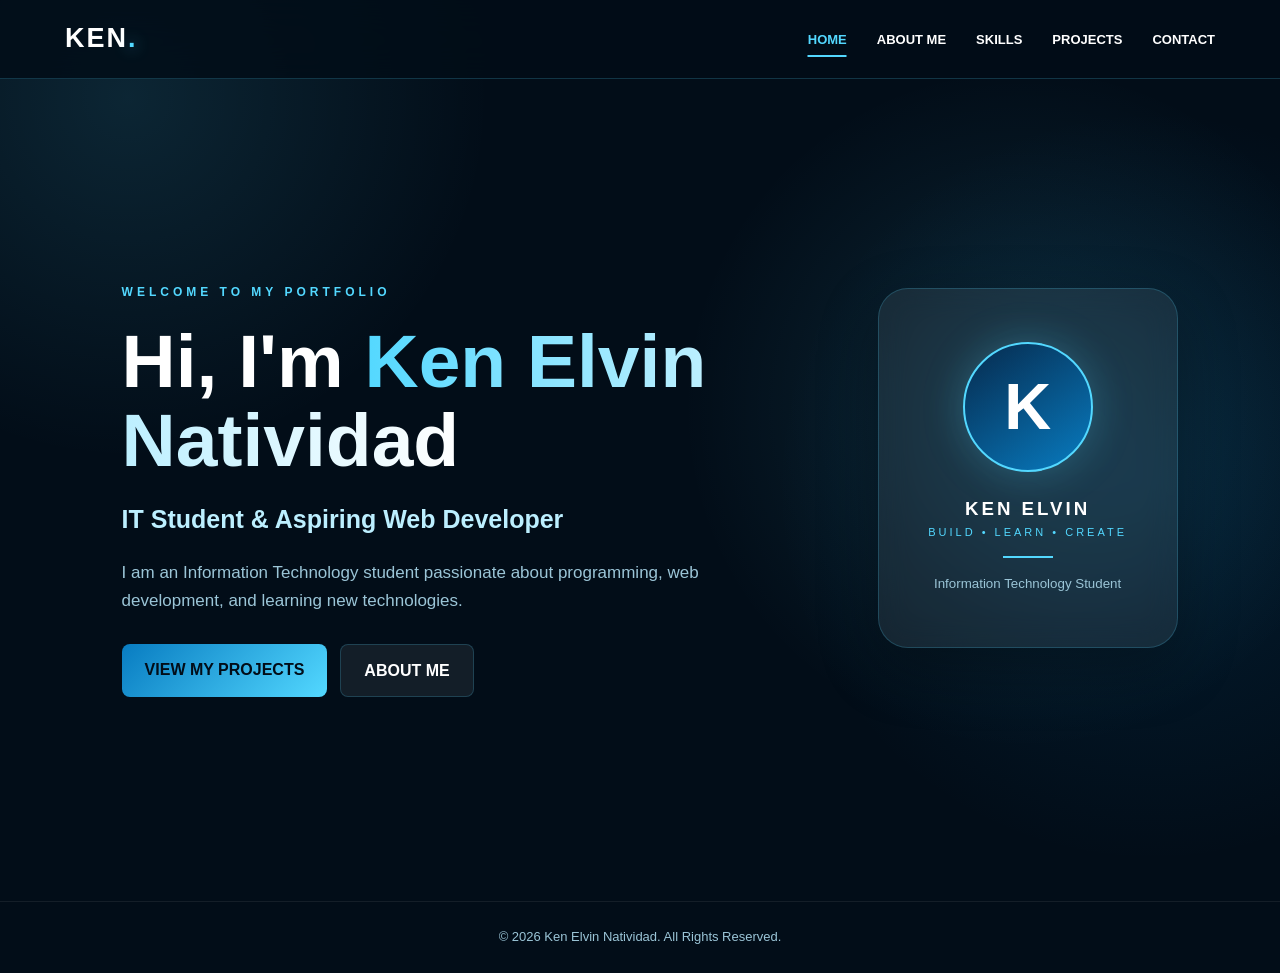
<file: index.html>
<!DOCTYPE html>
<html lang="en">
<head>
    <meta charset="UTF-8">
    <meta name="viewport" content="width=device-width, initial-scale=1.0">
    <title>Home | Ken Elvin Natividad</title>
    <link rel="stylesheet" href="css/style.css">
</head>

<body>

<header>
    <nav>
        <a href="index.html" class="logo">KEN<span>.</span></a>

        <ul>
            <li><a class="active" href="index.html">HOME</a></li>
            <li><a href="about.html">ABOUT ME</a></li>
            <li><a href="skills.html">SKILLS</a></li>
            <li><a href="projects.html">PROJECTS</a></li>
            <li><a href="contact.html">CONTACT</a></li>
        </ul>
    </nav>
</header>

<main>

<section class="hero">

    <div class="hero-text">

        <p class="welcome">WELCOME TO MY PORTFOLIO</p>

        <h1>
            Hi, I'm <span>Ken Elvin Natividad</span>
        </h1>

        <h2>IT Student & Aspiring Web Developer</h2>

        <p class="description">
            I am an Information Technology student passionate about
            programming, web development, and learning new technologies.
        </p>

        <div class="buttons">
            <a href="projects.html" class="btn primary">VIEW MY PROJECTS</a>
            <a href="about.html" class="btn secondary">ABOUT ME</a>
        </div>

    </div>

    <div class="profile-card">

        <div class="circle">
            K
        </div>

        <h3>KEN ELVIN</h3>

        <p>
            BUILD • LEARN • CREATE
        </p>

        <div class="line"></div>

        <small>
            Information Technology Student
        </small>

    </div>

</section>

</main>

<footer>
    <p>© 2026 Ken Elvin Natividad. All Rights Reserved.</p>
</footer>

</body>
</html>
</file>
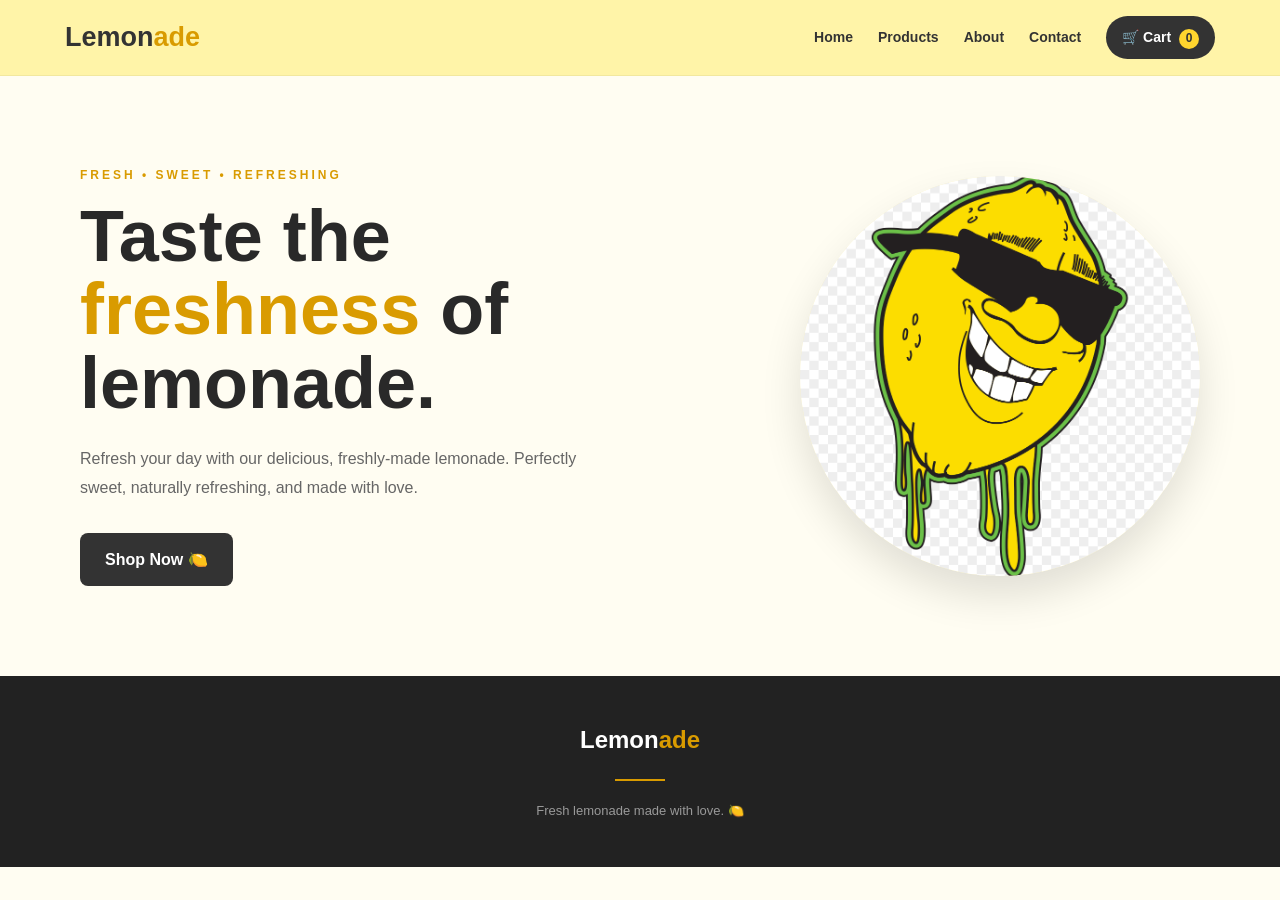
<file: Natividad_Finals/index.html>
<!DOCTYPE html>
<html lang="en">
<head>
    <meta charset="UTF-8">
    <meta name="viewport" content="width=device-width, initial-scale=1.0">

    <title>Lemonade Shop 🍋</title>

    <link rel="stylesheet" href="style.css">
</head>

<body>

<header>
    <nav>
        <a href="index.html" class="logo">
            Lemon<span>ade</span>
        </a>

        <div class="nav-links">
            <a href="index.html">Home</a>
            <a href="Products.html">Products</a>
            <a href="about.html">About</a>
            <a href="contact.html">Contact</a>

            <a href="cart.html" class="cart-btn">
                🛒 Cart
                <span id="cartCount">0</span>
            </a>
        </div>
    </nav>
</header>

<main>

<section class="hero">

    <div class="hero-text">

        <p class="small-title">
            FRESH • SWEET • REFRESHING
        </p>

        <h1>
            Taste the
            <span>freshness</span>
            of lemonade.
        </h1>

        <p>
            Refresh your day with our delicious,
            freshly-made lemonade. Perfectly sweet,
            naturally refreshing, and made with love.
        </p>

        <a href="product.html" class="btn">
            Shop Now 🍋
        </a>

    </div>

    <div class="hero-image">
        <img src="logo.png"
             alt="Fresh Lemonade">
    </div>

</section>

</main>

<footer>
    <div class="footer-logo">
        Lemon<span>ade</span>
    </div>

    <div class="footer-line"></div>

    <p>
        Fresh lemonade made with love. 🍋
    </p>
</footer>

<script src="script.js"></script>

</body>
</html>
</file>
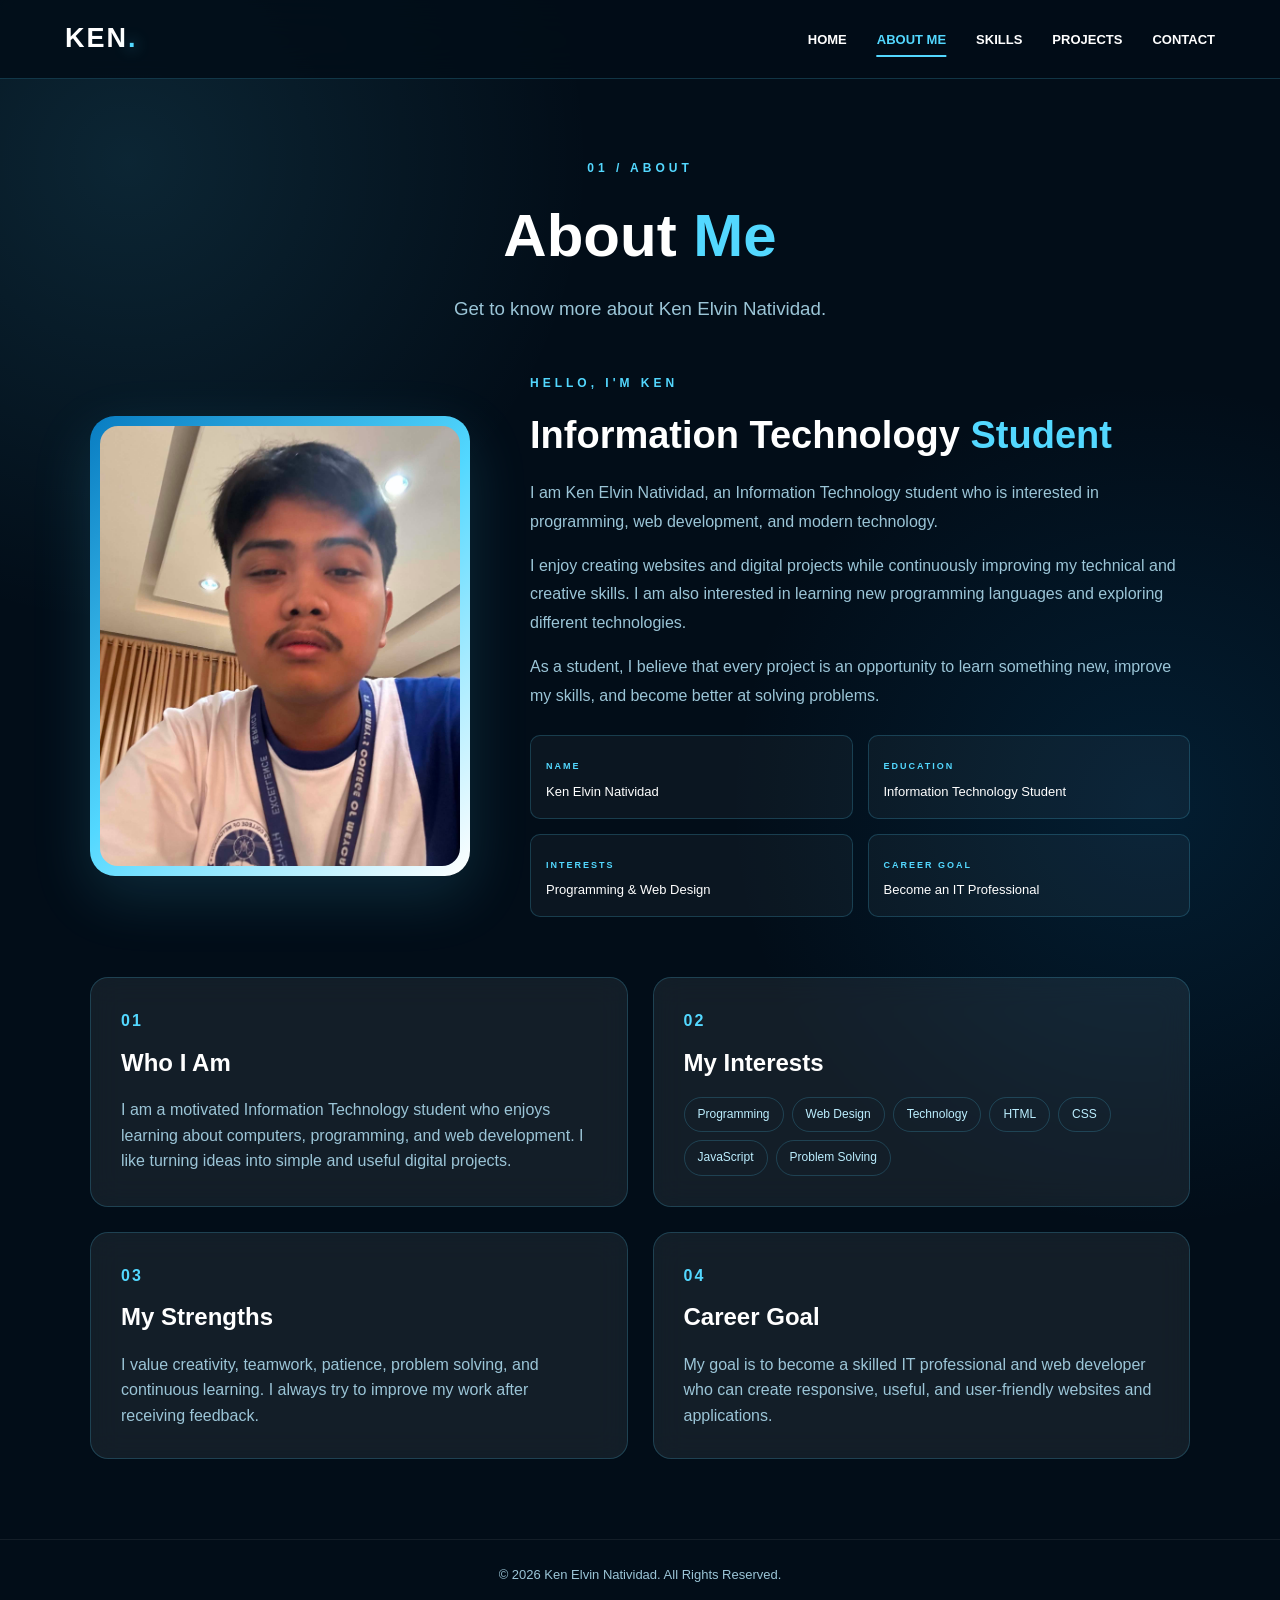
<file: about.html>
<!DOCTYPE html>
<html lang="en">

<head>
    <meta charset="UTF-8">

    <meta name="viewport" content="width=device-width, initial-scale=1.0">

    <title>About Me | Ken Elvin Natividad</title>

    <link rel="stylesheet" href="css/style.css">
</head>


<body>



<header>

    <nav>

        <a href="index.html" class="logo">
            KEN<span>.</span>
        </a>


        <ul>

            <li>
                <a href="index.html">
                    HOME
                </a>
            </li>


            <li>
                <a href="about.html" class="active">
                    ABOUT ME
                </a>
            </li>


            <li>
                <a href="skills.html">
                    SKILLS
                </a>
            </li>


            <li>
                <a href="projects.html">
                    PROJECTS
                </a>
            </li>


            <li>
                <a href="contact.html">
                    CONTACT
                </a>
            </li>

        </ul>

    </nav>

</header>





<main>


    <!-- PAGE TITLE -->

    <section class="page-title">

        <p>
            01 / ABOUT
        </p>


        <h1>
            About <span>Me</span>
        </h1>


        <h3>
            Get to know more about Ken Elvin Natividad.
        </h3>

    </section>



    

    <section class="about-container">


        <!-- PROFILE PHOTO -->

        <div class="about-photo">

            <img
                src="images/Image.jpg"
                alt="Photo of Ken Elvin Natividad"
            >

        </div>



        

        <div class="about-content">


            <p class="welcome">
                HELLO, I'M KEN
            </p>


            <h2>
                Information Technology
                <span>Student</span>
            </h2>


            <p>
                I am Ken Elvin Natividad, an Information Technology
                student who is interested in programming, web development,
                and modern technology.
            </p>


            <p>
                I enjoy creating websites and digital projects while
                continuously improving my technical and creative skills.
                I am also interested in learning new programming languages
                and exploring different technologies.
            </p>


            <p>
                As a student, I believe that every project is an opportunity
                to learn something new, improve my skills, and become better
                at solving problems.
            </p>



           

            <div class="about-details">


                <div>

                    <small>
                        NAME
                    </small>

                    <p>
                        Ken Elvin Natividad
                    </p>

                </div>



                <div>

                    <small>
                        EDUCATION
                    </small>

                    <p>
                        Information Technology Student
                    </p>

                </div>



                <div>

                    <small>
                        INTERESTS
                    </small>

                    <p>
                        Programming & Web Design
                    </p>

                </div>



                <div>

                    <small>
                        CAREER GOAL
                    </small>

                    <p>
                        Become an IT Professional
                    </p>

                </div>


            </div>


        </div>


    </section>



   

    <section class="cards">


        

        <article class="card">

            <span>
                01
            </span>


            <h2>
                Who I Am
            </h2>


            <p>
                I am a motivated Information Technology student who enjoys
                learning about computers, programming, and web development.
                I like turning ideas into simple and useful digital projects.
            </p>

        </article>



        

        <article class="card">

            <span>
                02
            </span>


            <h2>
                My Interests
            </h2>


            <div class="tags">

                <span>
                    Programming
                </span>


                <span>
                    Web Design
                </span>


                <span>
                    Technology
                </span>


                <span>
                    HTML
                </span>


                <span>
                    CSS
                </span>


                <span>
                    JavaScript
                </span>


                <span>
                    Problem Solving
                </span>

            </div>

        </article>



        

        <article class="card">

            <span>
                03
            </span>


            <h2>
                My Strengths
            </h2>


            <p>
                I value creativity, teamwork, patience, problem solving,
                and continuous learning. I always try to improve my work
                after receiving feedback.
            </p>

        </article>



       

        <article class="card">

            <span>
                04
            </span>


            <h2>
                Career Goal
            </h2>


            <p>
                My goal is to become a skilled IT professional and web
                developer who can create responsive, useful, and
                user-friendly websites and applications.
            </p>

        </article>


    </section>


</main>




<footer>

    <p>
        © 2026 Ken Elvin Natividad. All Rights Reserved.
    </p>

</footer>


</body>

</html>
</file>
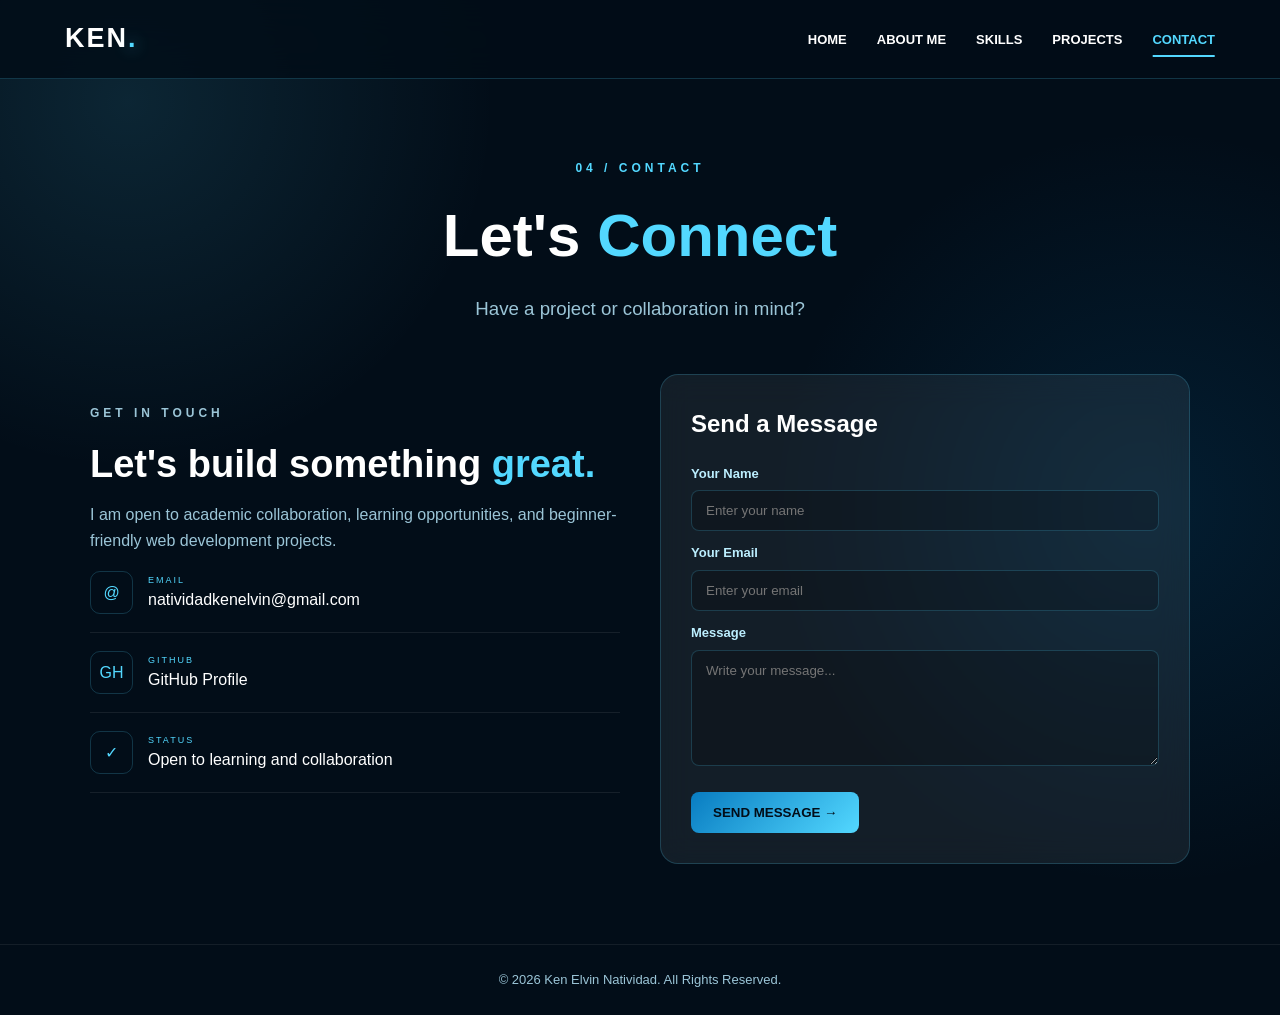
<file: contact.html>
<!DOCTYPE html>
<html lang="en">
<head>
    <meta charset="UTF-8">
    <meta name="viewport" content="width=device-width, initial-scale=1.0">
    <title>Contact | Ken Elvin Natividad</title>
    <link rel="stylesheet" href="css/style.css">
</head>

<body>

<header>
    <nav>
        <a href="index.html" class="logo">KEN<span>.</span></a>

        <ul>
            <li><a href="index.html">HOME</a></li>
            <li><a href="about.html">ABOUT ME</a></li>
            <li><a href="skills.html">SKILLS</a></li>
            <li><a href="projects.html">PROJECTS</a></li>
            <li><a class="active" href="contact.html">CONTACT</a></li>
        </ul>
    </nav>
</header>

<main>

<section class="page-title">
    <p>04 / CONTACT</p>
    <h1>Let's <span>Connect</span></h1>
    <h3>Have a project or collaboration in mind?</h3>
</section>

<section class="contact-container">

    <div class="contact-info">

        <p class="welcome">GET IN TOUCH</p>

        <h2>
            Let's build something
            <span>great.</span>
        </h2>

        <p>
            I am open to academic collaboration, learning opportunities,
            and beginner-friendly web development projects.
        </p>

        <div class="contact-item">
            <div class="contact-icon">@</div>

            <div>
                <small>EMAIL</small>
                <a href="mailto:natividadkenelvin@gmail.com">
                    natividadkenelvin@gmail.com
                </a>
            </div>
        </div>

        <div class="contact-item">
            <div class="contact-icon">GH</div>

            <div>
                <small>GITHUB</small>
                <a href="https://github.com/"
                   target="_blank">
                    GitHub Profile
                </a>
            </div>
        </div>

        <div class="contact-item">
            <div class="contact-icon">✓</div>

            <div>
                <small>STATUS</small>
                <p>Open to learning and collaboration</p>
            </div>
        </div>

    </div>


    <form class="contact-form">

        <h2>Send a Message</h2>

        <label for="name">Your Name</label>
        <input
            type="text"
            id="name"
            placeholder="Enter your name"
            required
        >

        <label for="email">Your Email</label>
        <input
            type="email"
            id="email"
            placeholder="Enter your email"
            required
        >

        <label for="message">Message</label>
        <textarea
            id="message"
            rows="6"
            placeholder="Write your message..."
            required
        ></textarea>

        <button type="submit">
            SEND MESSAGE →
        </button>

    </form>

</section>

</main>

<footer>
    <p>© 2026 Ken Elvin Natividad. All Rights Reserved.</p>
</footer>

</body>
</html>
</file>
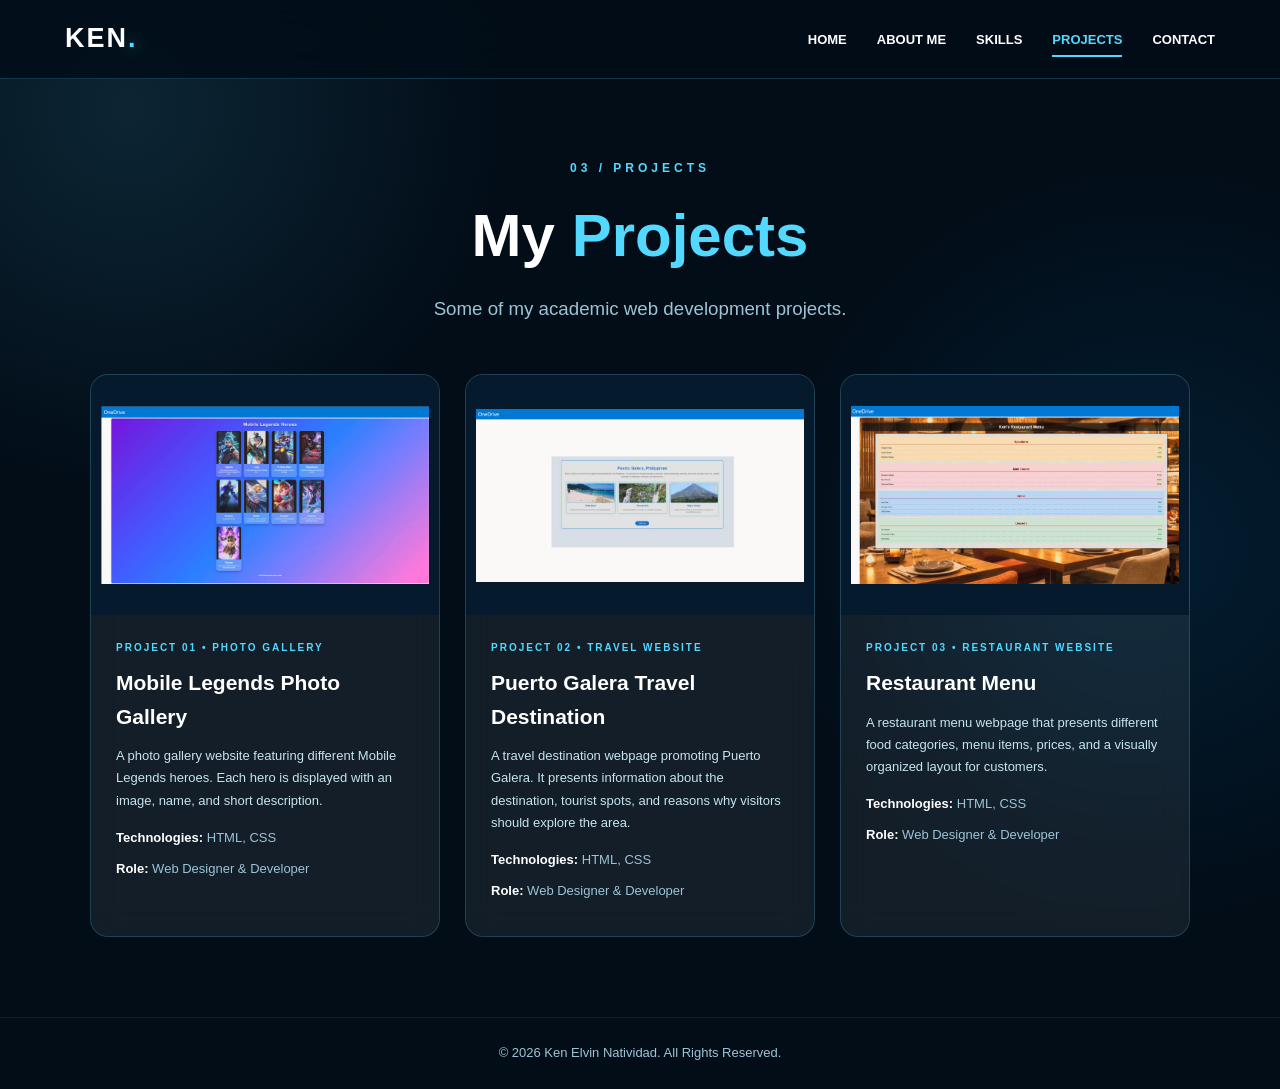
<file: projects.html>
<!DOCTYPE html>
<html lang="en">

<head>
    <meta charset="UTF-8">
    <meta name="viewport" content="width=device-width, initial-scale=1.0">

    <title>Projects | Ken Elvin Natividad</title>

    <link rel="stylesheet" href="css/style.css">
</head>

<body>

<header>

    <nav>

        <a href="index.html" class="logo">
            KEN<span>.</span>
        </a>

        <ul>
            <li>
                <a href="index.html">HOME</a>
            </li>

            <li>
                <a href="about.html">ABOUT ME</a>
            </li>

            <li>
                <a href="skills.html">SKILLS</a>
            </li>

            <li>
                <a class="active" href="projects.html">
                    PROJECTS
                </a>
            </li>

            <li>
                <a href="contact.html">CONTACT</a>
            </li>
        </ul>

    </nav>

</header>


<main>

<section class="page-title">

    <p>03 / PROJECTS</p>

    <h1>
        My <span>Projects</span>
    </h1>

    <h3>
        Some of my academic web development projects.
    </h3>

</section>


<section class="projects">


    <!-- PROJECT 01 -->

    <article class="project">

        <div class="project-image">

            <img
                src="images/image (1).png"
                alt="Mobile Legends Photo Gallery"
            >

        </div>


        <div class="project-content">

            <small>
                PROJECT 01 • PHOTO GALLERY
            </small>

            <h2>
                Mobile Legends Photo Gallery
            </h2>

            <p class="brief-description">
                A photo gallery website featuring different Mobile Legends
                heroes. Each hero is displayed with an image, name, and
                short description.
            </p>

            <p>
                <strong>Technologies:</strong>
                HTML, CSS
            </p>

            <p>
                <strong>Role:</strong>
                Web Designer & Developer
            </p>

        </div>

    </article>



    <!-- PROJECT 02 -->

    <article class="project">

        <div class="project-image">

            <img
                src="images/image (2).png"
                alt="Puerto Galera Travel Destination Website"
            >

        </div>


        <div class="project-content">

            <small>
                PROJECT 02 • TRAVEL WEBSITE
            </small>

            <h2>
                Puerto Galera Travel Destination
            </h2>

            <p class="brief-description">
                A travel destination webpage promoting Puerto Galera.
                It presents information about the destination, tourist
                spots, and reasons why visitors should explore the area.
            </p>

            <p>
                <strong>Technologies:</strong>
                HTML, CSS
            </p>

            <p>
                <strong>Role:</strong>
                Web Designer & Developer
            </p>

        </div>

    </article>



    <!-- PROJECT 03 -->

    <article class="project">

        <div class="project-image">

            <img
                src="images/image.png"
                alt="Restaurant Menu Website"
            >

        </div>


        <div class="project-content">

            <small>
                PROJECT 03 • RESTAURANT WEBSITE
            </small>

            <h2>
                Restaurant Menu
            </h2>

            <p class="brief-description">
                A restaurant menu webpage that presents different food
                categories, menu items, prices, and a visually organized
                layout for customers.
            </p>

            <p>
                <strong>Technologies:</strong>
                HTML, CSS
            </p>

            <p>
                <strong>Role:</strong>
                Web Designer & Developer
            </p>

        </div>

    </article>


</section>

</main>


<footer>

    <p>
        © 2026 Ken Elvin Natividad. All Rights Reserved.
    </p>

</footer>


</body>

</html>
</file>
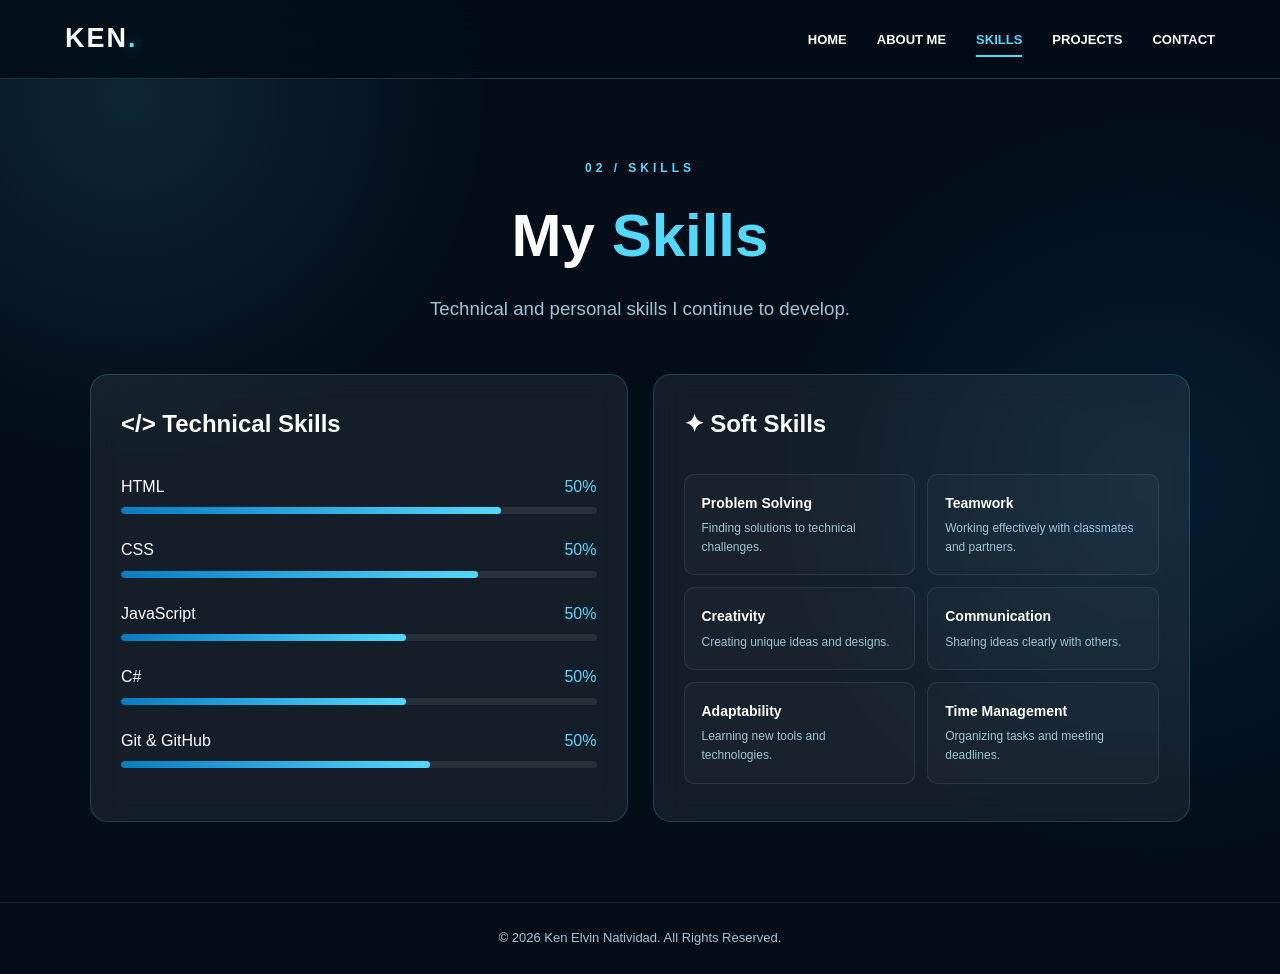
<file: skills.html>
<!DOCTYPE html>
<html lang="en">
<head>
    <meta charset="UTF-8">
    <meta name="viewport" content="width=device-width, initial-scale=1.0">
    <title>Skills | Ken Elvin Natividad</title>
    <link rel="stylesheet" href="css/style.css">
</head>

<body>

<header>
    <nav>
        <a href="index.html" class="logo">KEN<span>.</span></a>

        <ul>
            <li><a href="index.html">HOME</a></li>
            <li><a href="about.html">ABOUT ME</a></li>
            <li><a class="active" href="skills.html">SKILLS</a></li>
            <li><a href="projects.html">PROJECTS</a></li>
            <li><a href="contact.html">CONTACT</a></li>
        </ul>
    </nav>
</header>

<main>

<section class="page-title">
    <p>02 / SKILLS</p>
    <h1>My <span>Skills</span></h1>
    <h3>Technical and personal skills I continue to develop.</h3>
</section>

<section class="skill-container">

    <div class="skill-box">

        <h2>&lt;/&gt; Technical Skills</h2>

        <div class="skill">
            <div>
                <span>HTML</span>
                <span>50%</span>
            </div>

            <div class="bar">
                <div style="width:80%"></div>
            </div>
        </div>

        <div class="skill">
            <div>
                <span>CSS</span>
                <span>50%</span>
            </div>

            <div class="bar">
                <div style="width:75%"></div>
            </div>
        </div>

        <div class="skill">
            <div>
                <span>JavaScript</span>
                <span>50%</span>
            </div>

            <div class="bar">
                <div style="width:60%"></div>
            </div>
        </div>

        <div class="skill">
            <div>
                <span>C#</span>
                <span>50%</span>
            </div>

            <div class="bar">
                <div style="width:60%"></div>
            </div>
        </div>

        <div class="skill">
            <div>
                <span>Git & GitHub</span>
                <span>50%</span>
            </div>

            <div class="bar">
                <div style="width:65%"></div>
            </div>
        </div>

    </div>


    <div class="skill-box">

        <h2>✦ Soft Skills</h2>

        <div class="soft-skills">

            <div>
                <h3>Problem Solving</h3>
                <p>Finding solutions to technical challenges.</p>
            </div>

            <div>
                <h3>Teamwork</h3>
                <p>Working effectively with classmates and partners.</p>
            </div>

            <div>
                <h3>Creativity</h3>
                <p>Creating unique ideas and designs.</p>
            </div>

            <div>
                <h3>Communication</h3>
                <p>Sharing ideas clearly with others.</p>
            </div>

            <div>
                <h3>Adaptability</h3>
                <p>Learning new tools and technologies.</p>
            </div>

            <div>
                <h3>Time Management</h3>
                <p>Organizing tasks and meeting deadlines.</p>
            </div>

        </div>

    </div>

</section>

</main>

<footer>
    <p>© 2026 Ken Elvin Natividad. All Rights Reserved.</p>
</footer>

</body>
</html>
</file>
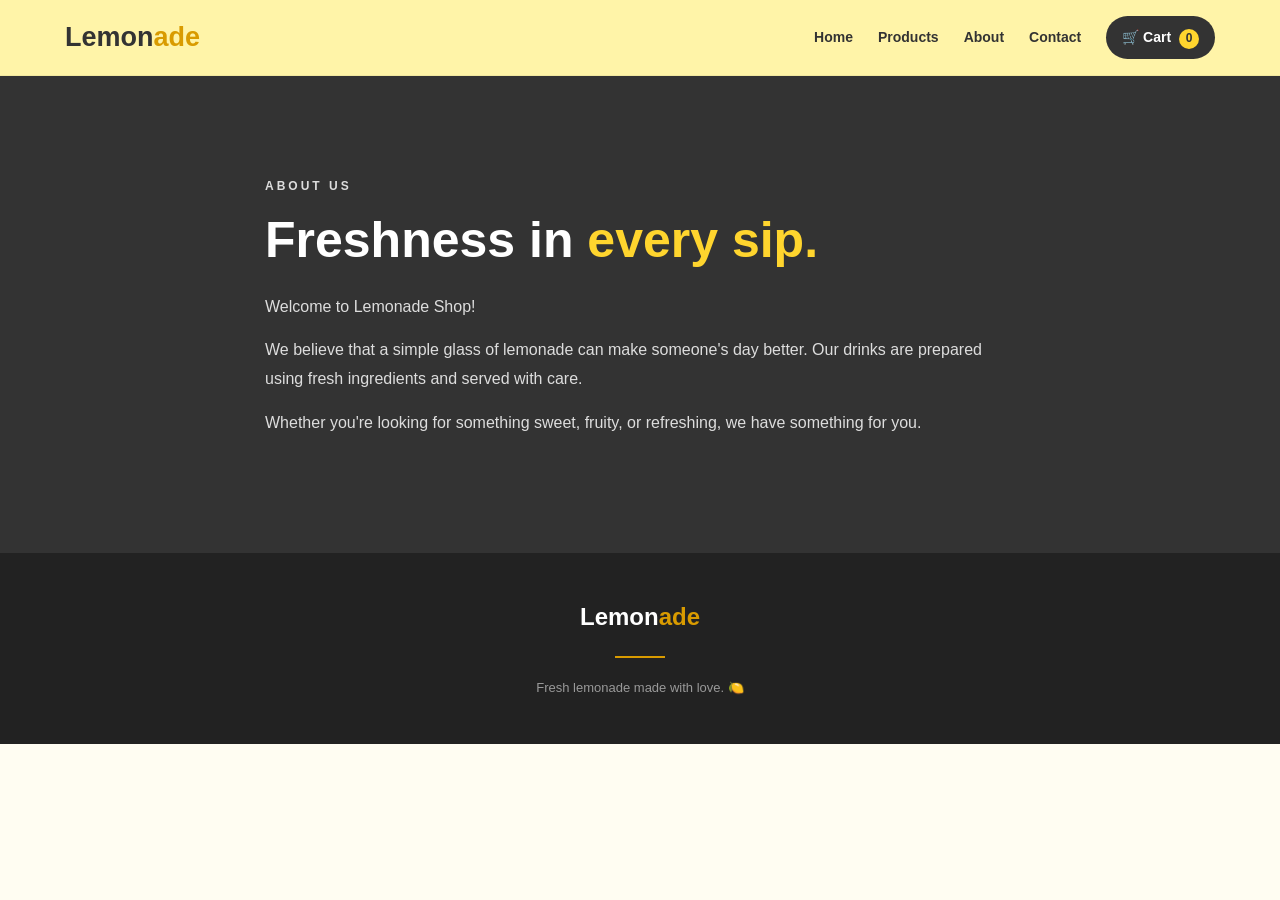
<file: Natividad_Finals/about.html>
<!DOCTYPE html>
<html lang="en">
<head>

    <meta charset="UTF-8">
    <meta name="viewport" content="width=device-width, initial-scale=1.0">

    <title>About | Lemonade Shop</title>

    <link rel="stylesheet" href="style.css">

</head>

<body>

<header>
    <nav>

        <a href="index.html" class="logo">
            Lemon<span>ade</span>
        </a>

        <div class="nav-links">

            <a href="index.html">Home</a>
            <a href="Products.html">Products</a>
            <a href="about.html">About</a>
            <a href="contact.html">Contact</a>

            <a href="cart.html" class="cart-btn">
                🛒 Cart
                <span id="cartCount">0</span>
            </a>

        </div>

    </nav>
</header>

<main>

<section class="about">

    <div class="about-content">

        <p class="about-label">
            ABOUT US
        </p>

        <h2>
            Freshness in
            <span>every sip.</span>
        </h2>

        <p>
            Welcome to Lemonade Shop!
        </p>

        <p>
            We believe that a simple glass of lemonade
            can make someone's day better. Our drinks
            are prepared using fresh ingredients and
            served with care.
        </p>

        <p>
            Whether you're looking for something sweet,
            fruity, or refreshing, we have something
            for you.
        </p>

    </div>

</section>

</main>

<footer>
    <div class="footer-logo">
        Lemon<span>ade</span>
    </div>

    <div class="footer-line"></div>

    <p>
        Fresh lemonade made with love. 🍋
    </p>
</footer>

<script src="script.js"></script>

</body>
</html>
</file>
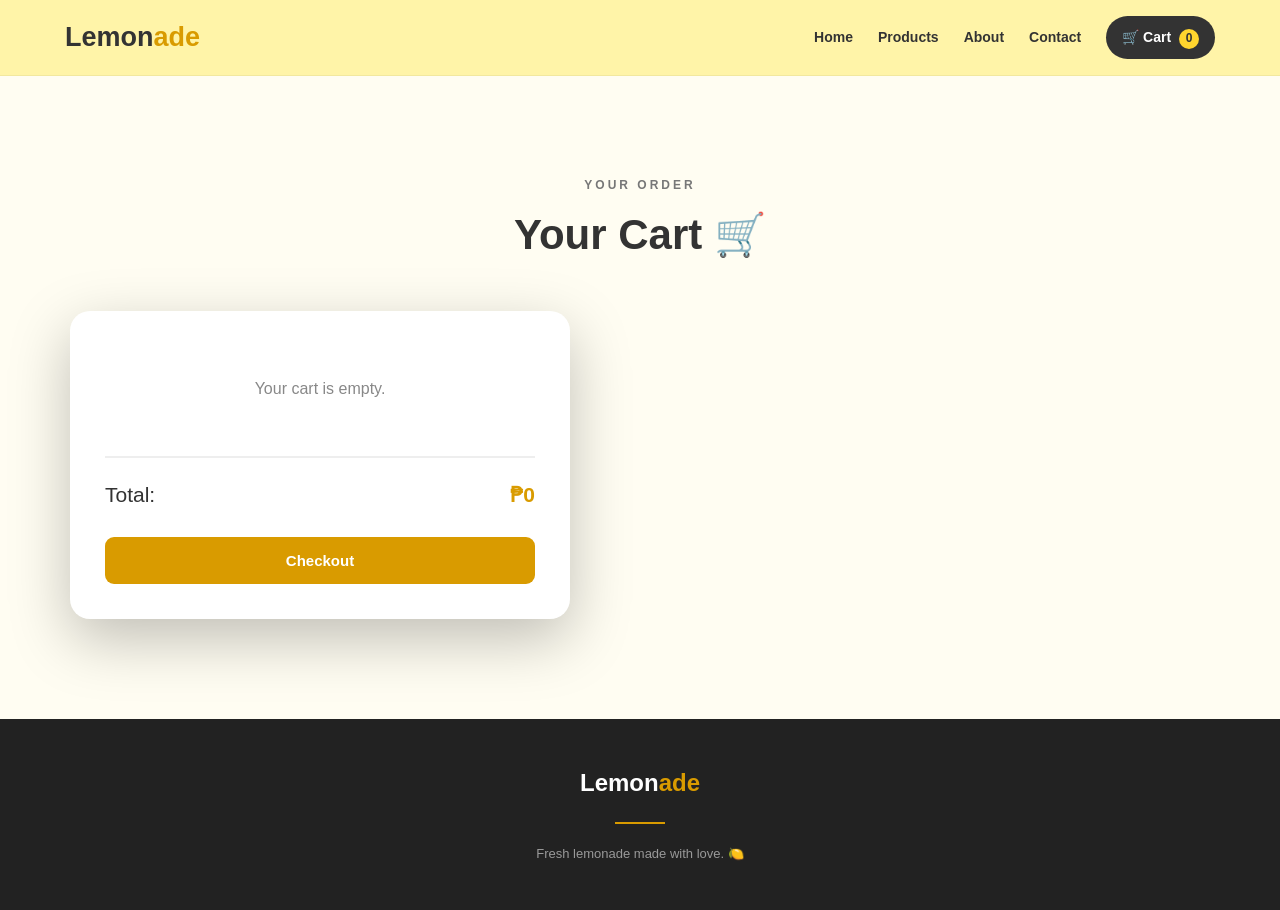
<file: Natividad_Finals/cart.html>
<!DOCTYPE html>
<html lang="en">
<head>

    <meta charset="UTF-8">
    <meta name="viewport" content="width=device-width, initial-scale=1.0">

    <title>Cart | Lemonade Shop</title>

    <link rel="stylesheet" href="style.css">

</head>

<body>

<header>
    <nav>

        <a href="index.html" class="logo">
            Lemon<span>ade</span>
        </a>

        <div class="nav-links">

            <a href="index.html">Home</a>
            <a href="Products.html">Products</a>
            <a href="about.html">About</a>
            <a href="contact.html">Contact</a>

            <a href="cart.html" class="cart-btn">
                🛒 Cart
                <span id="cartCount">0</span>
            </a>

        </div>

    </nav>
</header>

<main>

<section class="section">

    <div class="section-title">

        <p class="small-title">
            YOUR ORDER
        </p>

        <h2>
            Your Cart 🛒
        </h2>

    </div>

    <div class="cart-box">

        <div id="cartItems">

            <p class="empty-cart">
                Your cart is empty.
            </p>

        </div>

        <div class="cart-total">

            <span>
                Total:
            </span>

            <strong id="cartTotal">
                ₱0
            </strong>

        </div>

        <button
            class="checkout-btn"
            onclick="checkout()">

            Checkout

        </button>

    </div>

</section>

</main>

<footer>
    <div class="footer-logo">
        Lemon<span>ade</span>
    </div>

    <div class="footer-line"></div>

    <p>
        Fresh lemonade made with love. 🍋
    </p>
</footer>

<script src="script.js"></script>

</body>
</html>
</file>
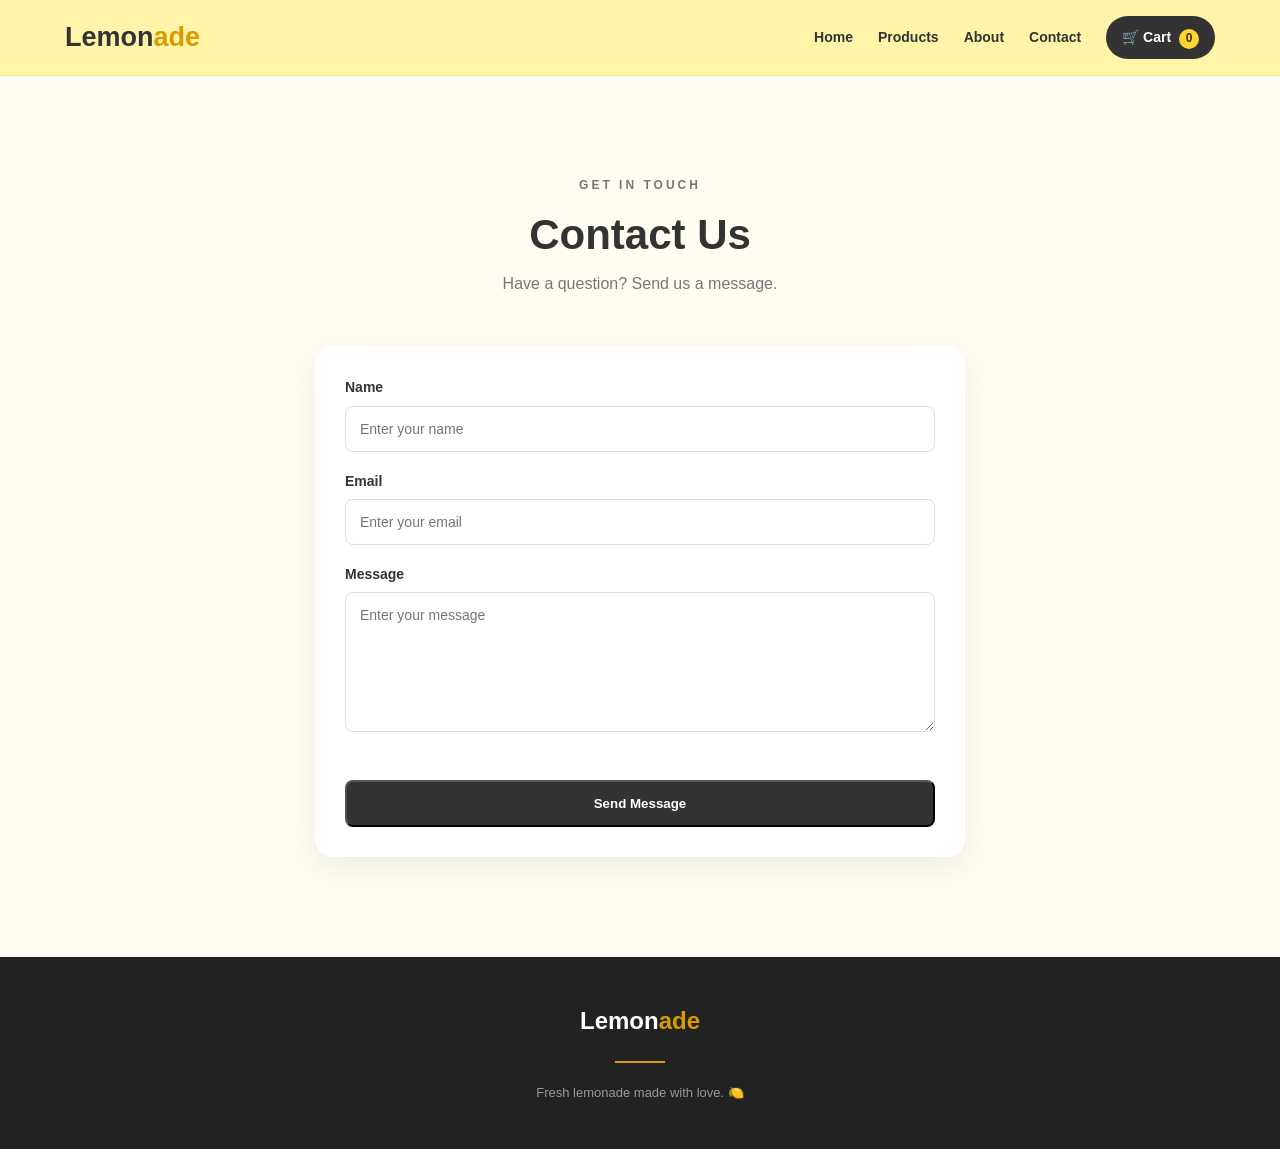
<file: Natividad_Finals/contact.html>
<!DOCTYPE html>
<html lang="en">
<head>

    <meta charset="UTF-8">
    <meta name="viewport" content="width=device-width, initial-scale=1.0">

    <title>Contact | Lemonade Shop</title>

    <link rel="stylesheet" href="style.css">

</head>

<body>

<header>
    <nav>

        <a href="index.html" class="logo">
            Lemon<span>ade</span>
        </a>

        <div class="nav-links">

            <a href="index.html">Home</a>
            <a href="Products.html">Products</a>
            <a href="about.html">About</a>
            <a href="contact.html">Contact</a>

            <a href="cart.html" class="cart-btn">
                🛒 Cart
                <span id="cartCount">0</span>
            </a>

        </div>

    </nav>
</header>

<main>

<section class="section contact">

    <div class="section-title">

        <p class="small-title">
            GET IN TOUCH
        </p>

        <h2>
            Contact Us
        </h2>

        <p>
            Have a question? Send us a message.
        </p>

    </div>

    <form onsubmit="sendMessage(event)">

        <div class="form-group">

            <label for="name">
                Name
            </label>

            <input
                type="text"
                id="name"
                placeholder="Enter your name"
                required>

        </div>

        <div class="form-group">

            <label for="email">
                Email
            </label>

            <input
                type="email"
                id="email"
                placeholder="Enter your email"
                required>

        </div>

        <div class="form-group">

            <label for="message">
                Message
            </label>

            <textarea
                id="message"
                placeholder="Enter your message"
                required></textarea>

        </div>

        <button
            type="submit"
            class="btn">

            Send Message

        </button>

    </form>

</section>

</main>

<footer>
    <div class="footer-logo">
        Lemon<span>ade</span>
    </div>

    <div class="footer-line"></div>

    <p>
        Fresh lemonade made with love. 🍋
    </p>
</footer>

<script src="script.js"></script>

</body>
</html>
</file>
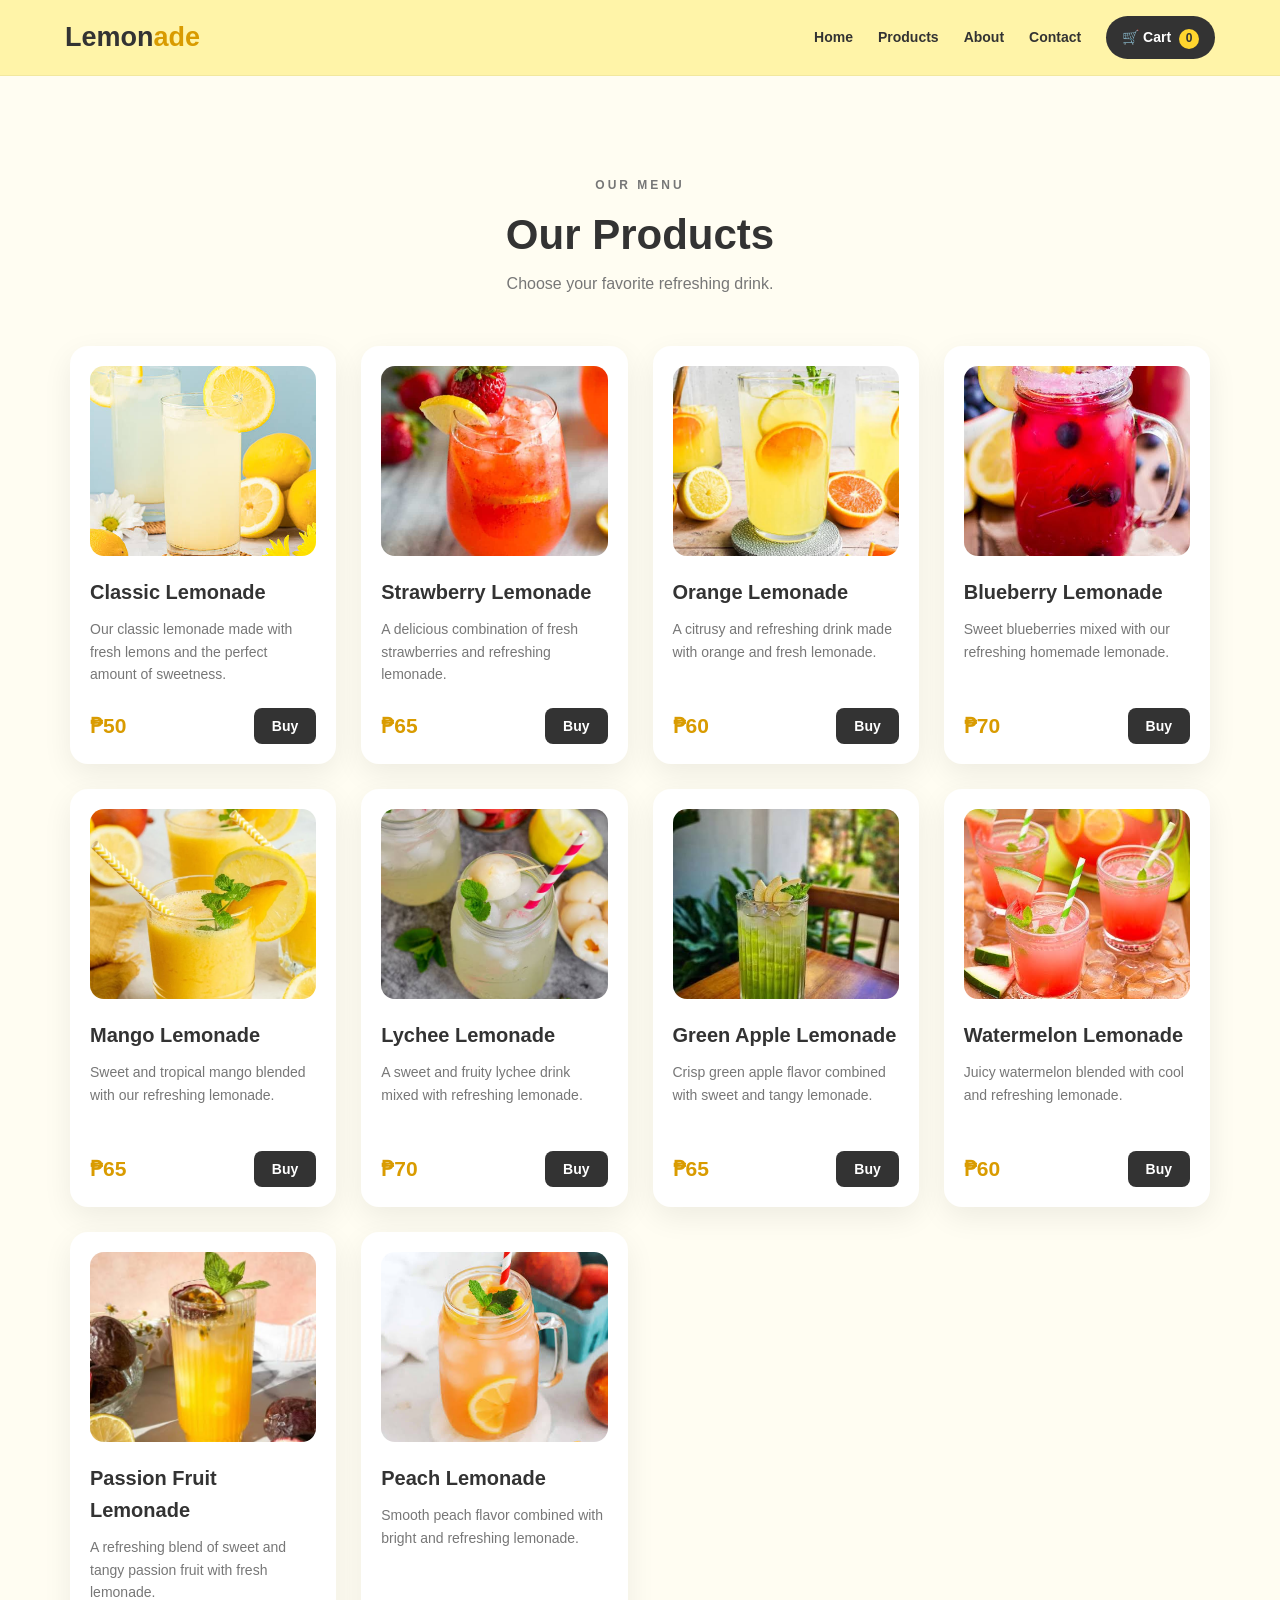
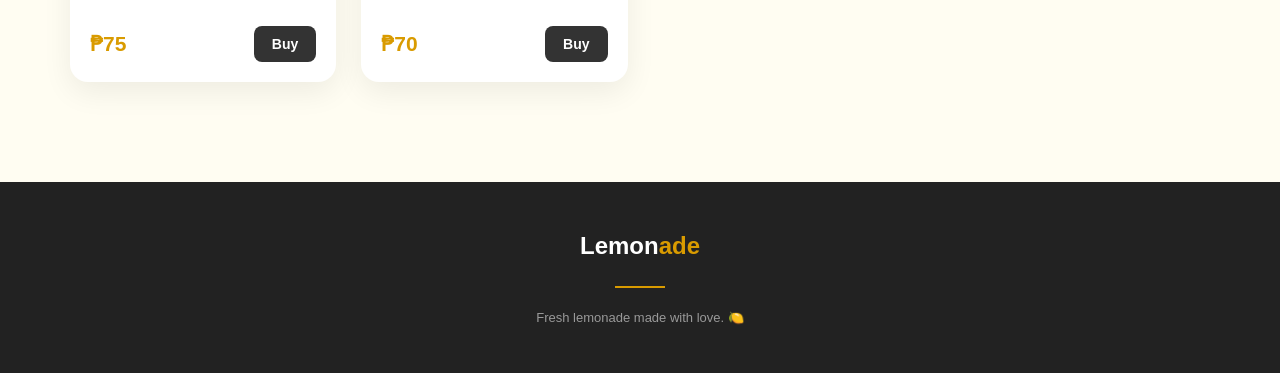
<file: Natividad_Finals/Products.html>
<!DOCTYPE html>
<html lang="en">
<head>
    <meta charset="UTF-8">
    <meta name="viewport" content="width=device-width, initial-scale=1.0">

    <title>Products | Lemonade Shop</title>

    <link rel="stylesheet" href="style.css">
</head>

<body>

<header>
    <nav>

        <a href="index.html" class="logo">
            Lemon<span>ade</span>
        </a>

        <div class="nav-links">
            <a href="index.html">Home</a>
            <a href="Products.html">Products</a>
            <a href="about.html">About</a>
            <a href="contact.html">Contact</a>

            <a href="cart.html" class="cart-btn">
                🛒 Cart
                <span id="cartCount">0</span>
            </a>
        </div>

    </nav>
</header>

<!-- NOTIFICATION -->
<div id="notification" class="notification"></div>

<main>

<section class="section">

    <div class="section-title">

        <p class="small-title">OUR MENU</p>

        <h2>Our Products</h2>

        <p>Choose your favorite refreshing drink.</p>

    </div>

    <div class="products">

        <!-- 1 -->
        <article class="product-card">

            <img src="Classic Lemon.jpg"
                 alt="Classic Lemonade">

            <h3>Classic Lemonade</h3>

            <p>
                Our classic lemonade made with fresh
                lemons and the perfect amount of sweetness.
            </p>

            <div class="product-bottom">
                <strong>₱50</strong>

                <button type="button"
                        onclick="addToCart('Classic Lemonade', 50)">
                    Buy
                </button>
            </div>

        </article>


        <!-- 2 -->
        <article class="product-card">

            <img src="Strawberry-Lemonade-8.jpg"
                 alt="Strawberry Lemonade">

            <h3>Strawberry Lemonade</h3>

            <p>
                A delicious combination of fresh
                strawberries and refreshing lemonade.
            </p>

            <div class="product-bottom">
                <strong>₱65</strong>

                <button type="button"
                        onclick="addToCart('Strawberry Lemonade', 65)">
                    Buy
                </button>
            </div>

        </article>


        <!-- 3 -->
        <article class="product-card">

            <img src="Orangge lemon(3).jpg"
                 alt="Orange Lemonade">

            <h3>Orange Lemonade</h3>

            <p>
                A citrusy and refreshing drink made
                with orange and fresh lemonade.
            </p>

            <div class="product-bottom">
                <strong>₱60</strong>

                <button type="button"
                        onclick="addToCart('Orange Lemonade', 60)">
                    Buy
                </button>
            </div>

        </article>


        <!-- 4 -->
        <article class="product-card">

            <img src="bluberry.jpg"
                 alt="Blueberry Lemonade">

            <h3>Blueberry Lemonade</h3>

            <p>
                Sweet blueberries mixed with our
                refreshing homemade lemonade.
            </p>

            <div class="product-bottom">
                <strong>₱70</strong>

                <button type="button"
                        onclick="addToCart('Blueberry Lemonade', 70)">
                    Buy
                </button>
            </div>

        </article>


        <!-- 5 -->
        <article class="product-card">

            <img src="mangolemonade.jpg"
                 alt="Mango Lemonade">

            <h3>Mango Lemonade</h3>

            <p>
                Sweet and tropical mango blended
                with our refreshing lemonade.
            </p>

            <div class="product-bottom">
                <strong>₱65</strong>

                <button type="button"
                        onclick="addToCart('Mango Lemonade', 65)">
                    Buy
                </button>
            </div>

        </article>


        <!-- 6 -->
        <article class="product-card">

            <img src="lychee lemon jpg.jpg"
                 alt="Lychee Lemonade">

            <h3>Lychee Lemonade</h3>

            <p>
                A sweet and fruity lychee drink
                mixed with refreshing lemonade.
            </p>

            <div class="product-bottom">
                <strong>₱70</strong>

                <button type="button"
                        onclick="addToCart('Lychee Lemonade', 70)">
                    Buy
                </button>
            </div>

        </article>


        <!-- 7 -->
        <article class="product-card">

            <img src="green apple lemon.jpg"
                 alt="Green Apple Lemonade">

            <h3>Green Apple Lemonade</h3>

            <p>
                Crisp green apple flavor combined
                with sweet and tangy lemonade.
            </p>

            <div class="product-bottom">
                <strong>₱65</strong>

                <button type="button"
                        onclick="addToCart('Green Apple Lemonade', 65)">
                    Buy
                </button>
            </div>

        </article>


        <!-- 8 -->
        <article class="product-card">

            <img src="watermelon lemon.jpg"
                 alt="Watermelon Lemonade">

            <h3>Watermelon Lemonade</h3>

            <p>
                Juicy watermelon blended with
                cool and refreshing lemonade.
            </p>

            <div class="product-bottom">
                <strong>₱60</strong>

                <button type="button"
                        onclick="addToCart('Watermelon Lemonade', 60)">
                    Buy
                </button>
            </div>

        </article>


        <!-- 9 -->
        <article class="product-card">

            <img src="passion fruit lemonade.jpg"
                 alt="Passion Fruit Lemonade">

            <h3>Passion Fruit Lemonade</h3>

            <p>
                A refreshing blend of sweet and tangy
                passion fruit with fresh lemonade.
            </p>

            <div class="product-bottom">
                <strong>₱75</strong>

                <button type="button"
                        onclick="addToCart('Passion Fruit Lemonade', 75)">
                    Buy
                </button>
            </div>

        </article>


        <!-- 10 -->
        <article class="product-card">

            <img src="peachelemon.jpg"
                 alt="Peach Lemonade">

            <h3>Peach Lemonade</h3>

            <p>
                Smooth peach flavor combined with
                bright and refreshing lemonade.
            </p>

            <div class="product-bottom">
                <strong>₱70</strong>

                <button type="button"
                        onclick="addToCart('Peach Lemonade', 70)">
                    Buy
                </button>
            </div>

        </article>

    </div>

</section>

</main>

<footer>

    <div class="footer-logo">
        Lemon<span>ade</span>
    </div>

    <div class="footer-line"></div>

    <p>
        Fresh lemonade made with love. 🍋
    </p>

</footer>

<script src="script.js"></script>

</body>
</html>
</file>
<file: css/style.css>
:root {
    --dark: #020d18;
    --dark-blue: #062a4d;
    --blue: #087cc1;
    --sky: #53d8ff;
    --light: #bcefff;
    --white: #ffffff;
    --gray: #9bc5d7;
    --glass: rgba(255,255,255,0.07);
    --border: rgba(83,216,255,0.20);
}

* {
    margin: 0;
    padding: 0;
    box-sizing: border-box;
}

html {
    scroll-behavior: smooth;
}

body {
    font-family: Arial, Helvetica, sans-serif;
    background:
        radial-gradient(
            circle at 10% 10%,
            rgba(83,216,255,.12),
            transparent 25%
        ),
        radial-gradient(
            circle at 90% 50%,
            rgba(8,124,193,.15),
            transparent 30%
        ),
        var(--dark);

    color: var(--white);
    line-height: 1.6;
    min-height: 100vh;
}

/* NAVIGATION */

header {
    position: sticky;
    top: 0;
    z-index: 1000;

    background: rgba(2,13,24,.85);
    backdrop-filter: blur(18px);

    border-bottom: 1px solid var(--border);
}

nav {
    width: 90%;
    max-width: 1150px;
    min-height: 78px;

    margin: auto;

    display: flex;
    justify-content: space-between;
    align-items: center;
}

.logo {
    color: white;
    text-decoration: none;

    font-size: 27px;
    font-weight: 900;
    letter-spacing: 2px;
}

.logo span {
    color: var(--sky);
    text-shadow: 0 0 15px var(--sky);
}

nav ul {
    list-style: none;

    display: flex;
    gap: 30px;
}

nav ul li a {
    position: relative;

    color: white;
    text-decoration: none;

    font-size: 13px;
    font-weight: bold;

    padding: 10px 0;

    transition: .3s;
}

nav ul li a::after {
    content: "";

    position: absolute;
    bottom: 0;
    left: 50%;

    width: 0;
    height: 2px;

    background: var(--sky);

    transform: translateX(-50%);
    transition: .3s;
}

nav ul li a:hover,
nav ul li a.active {
    color: var(--sky);
}

nav ul li a:hover::after,
nav ul li a.active::after {
    width: 100%;
}

/* HOME */

.hero {
    min-height: calc(100vh - 78px);

    display: flex;
    align-items: center;

    padding: 70px 5%;
}

.hero {
    background:
        radial-gradient(
            circle at 80% 40%,
            rgba(83,216,255,.13),
            transparent 30%
        );
}

.hero-text {
    width: 90%;
    max-width: 1100px;
    margin: auto;
}

.welcome {
    color: var(--sky);

    font-size: 12px;
    font-weight: bold;

    letter-spacing: 4px;

    margin-bottom: 20px;
}

.hero h1 {
    max-width: 900px;

    font-size: clamp(42px, 7vw, 75px);
    line-height: 1.05;

    margin-bottom: 20px;
}

.hero h1 span {
    background: linear-gradient(
        90deg,
        var(--sky),
        var(--light),
        white
    );

    -webkit-background-clip: text;
    background-clip: text;

    color: transparent;
}

.hero h2 {
    color: var(--light);

    font-size: 25px;

    margin-bottom: 20px;
}

.description {
    color: var(--gray);

    max-width: 650px;

    font-size: 17px;

    margin-bottom: 30px;
}

.buttons {
    display: flex;
    gap: 13px;
    flex-wrap: wrap;
}

.btn {
    display: inline-block;

    padding: 13px 23px;

    border-radius: 8px;

    text-decoration: none;

    font-weight: bold;

    transition: .3s;
}

.primary {
    color: var(--dark);

    background: linear-gradient(
        135deg,
        var(--blue),
        var(--sky)
    );
}

.primary:hover {
    transform: translateY(-4px);
    box-shadow: 0 10px 30px rgba(83,216,255,.25);
}

.secondary {
    color: white;

    border: 1px solid var(--border);
    background: var(--glass);
}

.secondary:hover {
    color: var(--sky);
    border-color: var(--sky);
}

/* PROFILE CARD */

.profile-card {
    position: absolute;

    right: 8%;
    top: 32%;

    width: 300px;
    height: 360px;

    border: 1px solid var(--border);

    border-radius: 30px;

    background: var(--glass);

    backdrop-filter: blur(15px);

    display: flex;
    flex-direction: column;
    align-items: center;
    justify-content: center;

    text-align: center;

    box-shadow: 0 20px 60px rgba(0,0,0,.3);
}

.circle {
    width: 130px;
    height: 130px;

    border-radius: 50%;

    display: grid;
    place-items: center;

    font-size: 65px;
    font-weight: bold;

    background: linear-gradient(
        145deg,
        var(--dark-blue),
        var(--blue)
    );

    border: 2px solid var(--sky);

    box-shadow: 0 0 40px rgba(83,216,255,.25);
}

.profile-card h3 {
    margin-top: 22px;
    letter-spacing: 3px;
}

.profile-card p {
    color: var(--sky);

    font-size: 11px;
    letter-spacing: 3px;
}

.profile-card small {
    color: var(--gray);
}

.line {
    width: 50px;
    height: 2px;

    background: var(--sky);

    margin: 15px 0;
}

/* PAGE TITLE */

.page-title {
    text-align: center;

    padding: 80px 20px 50px;
}

.page-title > p:first-child {
    color: var(--sky);

    font-size: 12px;
    font-weight: bold;

    letter-spacing: 4px;
}

.page-title h1 {
    font-size: clamp(42px, 6vw, 60px);

    margin: 10px 0;
}

.page-title h1 span {
    color: var(--sky);
}

.page-title h3 {
    color: var(--gray);
    font-weight: normal;
}

/* CARDS */

.cards {
    width: 90%;
    max-width: 1100px;

    margin: auto auto 80px;

    display: grid;

    grid-template-columns: repeat(2, 1fr);

    gap: 25px;
}

.card {
    padding: 30px;

    border: 1px solid var(--border);

    border-radius: 18px;

    background: var(--glass);

    backdrop-filter: blur(15px);

    transition: .3s;
}

.card:hover {
    transform: translateY(-5px);
    border-color: rgba(83,216,255,.5);
}

.card > span {
    color: var(--sky);

    font-weight: bold;

    letter-spacing: 2px;
}

.card h2 {
    margin: 10px 0 15px;
}

.card p {
    color: var(--gray);
}

.tags {
    display: flex;
    flex-wrap: wrap;
    gap: 8px;
}

.tags span {
    color: var(--light);

    padding: 7px 13px;

    border: 1px solid var(--border);

    border-radius: 20px;

    font-size: 12px;
}

/* SKILLS */

.skill-container {
    width: 90%;
    max-width: 1100px;

    margin: auto auto 80px;

    display: grid;

    grid-template-columns: 1fr 1fr;

    gap: 25px;
}

.skill-box {
    padding: 30px;

    border: 1px solid var(--border);

    border-radius: 18px;

    background: var(--glass);

    backdrop-filter: blur(15px);
}

.skill-box h2 {
    margin-bottom: 30px;
}

.skill {
    margin-bottom: 23px;
}

.skill > div:first-child {
    display: flex;
    justify-content: space-between;

    margin-bottom: 8px;
}

.skill > div:first-child span:last-child {
    color: var(--sky);
}

.bar {
    height: 7px;

    background: rgba(255,255,255,.08);

    border-radius: 20px;

    overflow: hidden;
}

.bar div {
    height: 100%;

    background: linear-gradient(
        90deg,
        var(--blue),
        var(--sky)
    );

    border-radius: 20px;
}

.soft-skills {
    display: grid;

    grid-template-columns: repeat(2, 1fr);

    gap: 12px;
}

.soft-skills div {
    padding: 17px;

    border: 1px solid rgba(255,255,255,.08);

    border-radius: 10px;

    background: rgba(255,255,255,.025);
}

.soft-skills h3 {
    font-size: 14px;
}

.soft-skills p {
    color: var(--gray);

    font-size: 12px;

    margin-top: 5px;
}

/* PROJECTS */

/* PROJECT SECTION */

.projects {
    width: 90%;
    max-width: 1100px;

    margin: 0 auto 80px;

    display: grid;

    grid-template-columns: repeat(3, 1fr);

    gap: 25px;
}


/* PROJECT CARD */

.project {
    overflow: hidden;

    border: 1px solid var(--border);

    border-radius: 18px;

    background: var(--glass);

    backdrop-filter: blur(15px);

    transition: 0.3s ease;

    display: flex;
    flex-direction: column;
}

.project:hover {
    transform: translateY(-8px);

    border-color: var(--sky);

    box-shadow:
        0 15px 40px rgba(83, 216, 255, 0.15);
}


/* IMAGE BOX */

.project-image {
    width: 100%;

    height: 240px;

    background: #061a2d;

    display: flex;

    align-items: center;

    justify-content: center;

    padding: 10px;

    overflow: hidden;
}


/* FULL IMAGE */

.project-image img {
    width: 100%;

    height: 100%;

    object-fit: contain;

    display: block;

    border-radius: 10px;

    transition: transform 0.4s ease;
}


/* IMAGE HOVER */

.project:hover .project-image img {
    transform: scale(1.03);
}


/* PROJECT INFORMATION */

.project-content {
    padding: 25px;

    flex: 1;

    display: flex;

    flex-direction: column;
}


/* PROJECT NUMBER / CATEGORY */

.project-content small {
    color: var(--sky);

    font-size: 10px;

    font-weight: bold;

    letter-spacing: 2px;
}


/* PROJECT TITLE */

.project-content h2 {
    margin: 10px 0 12px;

    font-size: 21px;

    color: white;
}


/* DESCRIPTION */

.project-content p {
    color: var(--gray);

    font-size: 13px;

    line-height: 1.7;

    margin-bottom: 9px;
}


/* BRIEF DESCRIPTION */

.project-content .brief-description {
    color: #c5e5ef;

    margin-bottom: 15px;
}


/* TECHNOLOGIES */

.project-content strong {
    color: white;
}

/* CONTACT */

.contact-container {
    width: 90%;
    max-width: 1100px;

    margin: auto auto 80px;

    display: grid;

    grid-template-columns: 1fr 1fr;

    gap: 40px;
}

.contact-info {
    padding: 30px 0;
}

.contact-info h2 {
    font-size: 38px;

    line-height: 1.15;

    margin: 15px 0;
}

.contact-info h2 span {
    color: var(--sky);
}

.contact-info > p {
    color: var(--gray);
}

.contact-item {
    display: flex;

    align-items: center;

    gap: 15px;

    padding: 18px 0;

    border-bottom: 1px solid rgba(255,255,255,.08);
}

.contact-icon {
    width: 43px;
    height: 43px;

    display: grid;
    place-items: center;

    color: var(--sky);

    border: 1px solid var(--border);

    border-radius: 10px;
}

.contact-item small {
    display: block;

    color: var(--sky);

    font-size: 9px;

    letter-spacing: 2px;
}

.contact-item a,
.contact-item p {
    color: white;

    text-decoration: none;

    margin: 0;
}

.contact-item a:hover {
    color: var(--sky);
}

.contact-form {
    padding: 30px;

    border: 1px solid var(--border);

    border-radius: 18px;

    background: var(--glass);

    backdrop-filter: blur(15px);
}

.contact-form h2 {
    margin-bottom: 20px;
}

.contact-form label {
    display: block;

    color: var(--light);

    font-size: 13px;
    font-weight: bold;

    margin: 12px 0 6px;
}

.contact-form input,
.contact-form textarea {
    width: 100%;

    padding: 12px 14px;

    border: 1px solid var(--border);

    border-radius: 8px;

    background: rgba(0,0,0,.2);

    color: white;

    font-family: inherit;
}

.contact-form input:focus,
.contact-form textarea:focus {
    outline: 2px solid var(--sky);
}

.contact-form button {
    margin-top: 18px;

    padding: 13px 22px;

    border: none;

    border-radius: 8px;

    background: linear-gradient(
        135deg,
        var(--blue),
        var(--sky)
    );

    color: var(--dark);

    font-weight: bold;

    cursor: pointer;

    transition: .3s;
}

.contact-form button:hover {
    transform: translateY(-3px);
}

/* FOOTER */

footer {
    text-align: center;

    padding: 25px;

    border-top: 1px solid rgba(255,255,255,.07);

    color: var(--gray);

    font-size: 13px;
}

/* RESPONSIVE */

@media (max-width: 900px) {

    .profile-card {
        position: static;

        margin: 50px auto 0;
    }

    .hero {
        display: block;
        text-align: center;
    }

    .hero-text {
        width: 100%;
    }

    .description {
        margin-left: auto;
        margin-right: auto;
    }

    .buttons {
        justify-content: center;
    }

    .hero {
        min-height: auto;
    }

    .cards,
    .skill-container,
    .projects,
    .contact-container {
        grid-template-columns: 1fr;
    }
}

@media (max-width: 600px) {

    nav {
        min-height: 70px;
    }

    nav ul {
        gap: 12px;
        flex-wrap: wrap;
        justify-content: center;
    }

    nav ul li a {
        font-size: 10px;
    }

    .hero h1 {
        font-size: 42px;
    }

    .hero h2 {
        font-size: 20px;
    }

    .profile-card {
        width: 100%;
        max-width: 300px;
    }

    .soft-skills {
        grid-template-columns: 1fr;
    }

    .buttons {
        flex-direction: column;
    }

    .btn {
        text-align: center;
    }
}
@media (max-width: 950px) {

    .projects {
        grid-template-columns: 1fr 1fr;
    }

}


@media (max-width: 650px) {

    .projects {
        grid-template-columns: 1fr;
    }

    .project-image {
        height: 260px;
    }

}
/* ABOUT ME */

.about-container {
    width: 90%;
    max-width: 1100px;

    margin: 0 auto 60px;

    display: grid;

    grid-template-columns: 380px 1fr;

    gap: 60px;

    align-items: center;
}


/* PROFILE PHOTO */

.about-photo {
    width: 100%;
    height: 460px;

    padding: 10px;

    border-radius: 25px;

    background: linear-gradient(
        135deg,
        var(--blue),
        var(--sky),
        white
    );

    box-shadow:
        0 20px 60px rgba(83, 216, 255, 0.15);
}


.about-photo img {
    width: 100%;
    height: 100%;

    object-fit: cover;

    display: block;

    border-radius: 18px;

    background: var(--dark-blue);
}


/* ABOUT TEXT */

.about-content h2 {
    font-size: 38px;

    line-height: 1.2;

    margin: 10px 0 20px;
}


.about-content h2 span {
    color: var(--sky);
}


.about-content > p:not(.welcome) {
    color: var(--gray);

    margin-bottom: 15px;

    line-height: 1.8;
}


/* ABOUT DETAILS */

.about-details {
    display: grid;

    grid-template-columns: 1fr 1fr;

    gap: 15px;

    margin-top: 25px;
}


.about-details div {
    padding: 15px;

    border: 1px solid var(--border);

    border-radius: 10px;

    background: rgba(255,255,255,.04);
}


.about-details small {
    color: var(--sky);

    font-size: 9px;

    font-weight: bold;

    letter-spacing: 2px;
}


.about-details p {
    color: white;

    font-size: 13px;

    margin-top: 5px;
}


/* MOBILE */

@media (max-width: 850px) {

    .about-container {
        grid-template-columns: 1fr;

        gap: 35px;

        max-width: 600px;
    }

    .about-photo {
        width: 280px;
        height: 350px;

        margin: auto;
    }

}


@media (max-width: 500px) {

    .about-details {
        grid-template-columns: 1fr;
    }

}
</file>
<file: Natividad_Finals/style.css>
* {
    box-sizing: border-box;
    margin: 0;
    padding: 0;
}

html {
    scroll-behavior: smooth;
}

body {
    font-family: Arial, Helvetica, sans-serif;
    background: #fffdf2;
    color: #333;
    line-height: 1.6;
}



header {
    background: #fff4a8;
    border-bottom: 1px solid rgba(0, 0, 0, 0.05);
    position: sticky;
    top: 0;
    z-index: 999;
}

nav {
    width: 100%;
    max-width: 1200px;
    height: 75px;
    margin: auto;
    padding: 0 25px;

    display: flex;
    align-items: center;
    justify-content: space-between;
}

.logo {
    color: #333;
    text-decoration: none;
    font-size: 27px;
    font-weight: 800;
}

.logo span {
    color: #d99b00;
}

.nav-links {
    display: flex;
    align-items: center;
    gap: 25px;
}

.nav-links a {
    color: #333;
    text-decoration: none;
    font-size: 14px;
    font-weight: bold;
    transition: color 0.3s ease;
}

.nav-links a:hover {
    color: #d99b00;
}




.cart-btn {
    border: none;
    background: #333;
    color: white !important;

    padding: 10px 16px;
    border-radius: 25px;

    cursor: pointer;
    font-weight: bold;

    transition: 0.3s;
}

.cart-btn:hover {
    background: #d99b00;
    transform: translateY(-2px);
}

#cartCount {
    display: inline-flex;
    align-items: center;
    justify-content: center;

    min-width: 20px;
    height: 20px;

    margin-left: 4px;

    background: #ffd52e;
    color: #333;

    padding: 2px 6px;
    border-radius: 50px;

    font-size: 12px;
}




.hero {
    min-height: 600px;

    max-width: 1200px;
    margin: auto;

    padding: 80px 40px;

    display: flex;
    align-items: center;
    justify-content: space-between;

    gap: 50px;
}

.hero-text {
    max-width: 650px;
}

.small-title {
    color: #d99b00;

    font-size: 12px;
    font-weight: 800;

    letter-spacing: 3px;

    margin-bottom: 15px;
}

.hero h1 {
    font-size: clamp(45px, 6vw, 72px);

    line-height: 1.02;

    margin-bottom: 25px;

    color: #292929;
}

.hero h1 span {
    color: #d99b00;
}

.hero-text > p:not(.small-title) {
    max-width: 520px;

    color: #666;

    font-size: 16px;
    line-height: 1.8;
}


.btn {
    display: inline-block;

    margin-top: 30px;

    padding: 14px 25px;

    background: #333;
    color: white;

    border-radius: 8px;

    text-decoration: none;

    font-weight: bold;

    transition: 0.3s;
}

.btn:hover {
    background: #d99b00;
    transform: translateY(-3px);
}



.hero-image {
    width: 400px;
    height: 400px;

    flex-shrink: 0;

    overflow: hidden;

    border-radius: 50%;

    background: #fff5bd;

    box-shadow:
        0 20px 40px rgba(0, 0, 0, 0.12);

    animation: floating 3s ease-in-out infinite;
}

.hero-image img {
    width: 100%;
    height: 100%;

    object-fit: cover;

    display: block;
}

@keyframes floating {

    0% {
        transform: translateY(0);
    }

    50% {
        transform: translateY(-15px);
    }

    100% {
        transform: translateY(0);
    }

}




.section {
    width: 100%;

    max-width: 1200px;

    margin: auto;

    padding: 100px 30px;
}

.section-title {
    text-align: center;

    margin-bottom: 50px;
}

.section-title h2 {
    font-size: 42px;

    line-height: 1.2;

    margin-bottom: 10px;
}

.section-title > p {
    color: #777;
}




.products {
    display: grid;

    grid-template-columns: repeat(4, 1fr);

    gap: 25px;
}



.product-card {
    background: #fff;

    padding: 20px;

    border-radius: 18px;

    box-shadow:
        0 10px 30px rgba(0, 0, 0, 0.07);

    transition:
        transform 0.3s ease,
        box-shadow 0.3s ease;

    display: flex;
    flex-direction: column;
}

.product-card:hover {
    transform: translateY(-8px);

    box-shadow:
        0 18px 40px rgba(0, 0, 0, 0.12);
}



.product-card > img {
    width: 100%;

    height: 190px;

    object-fit: cover;

    display: block;

    background: #fff5bd;

    border-radius: 14px;

    margin-bottom: 20px;

    transition: transform 0.3s ease;
}

.product-card:hover > img {
    transform: scale(1.03);
}


.product-image {
    height: 190px;

    display: flex;

    align-items: center;
    justify-content: center;

    background: #fff5bd;

    border-radius: 14px;

    font-size: 95px;

    margin-bottom: 20px;

    transition: transform 0.3s ease;
}

.product-card:hover .product-image {
    transform: scale(1.03);
}



.product-card h3 {
    font-size: 20px;

    margin-bottom: 10px;
}

.product-card p {
    color: #777;

    font-size: 14px;

    line-height: 1.6;

    min-height: 70px;
}


.product-bottom {
    margin-top: auto;
    padding-top: 20px;

    display: flex;

    align-items: center;

    justify-content: space-between;

    gap: 12px;
}

.product-bottom strong {
    color: #d99b00;

    font-size: 21px;

    font-weight: bold;
}


.product-bottom button,
.product-footer button {
    border: none;

    background: #333;

    color: white;

    padding: 10px 18px;

    border-radius: 8px;

    cursor: pointer;

    font-weight: bold;

    font-size: 14px;

    transition: 0.3s;
}

.product-bottom button:hover,
.product-footer button:hover {
    background: #d99b00;

    transform: translateY(-2px);
}

.product-bottom button:active,
.product-footer button:active {
    transform: translateY(0);
}



.about {
    background: #333;

    color: white;

    padding: 100px 30px;
}

.about-content {
    max-width: 750px;

    margin: auto;
}

.about-label {
    color: #ffd52e;

    font-size: 12px;

    font-weight: bold;

    letter-spacing: 3px;

    margin-bottom: 15px;
}

.about h2 {
    font-size: 50px;

    line-height: 1.1;

    margin-bottom: 25px;
}

.about h2 span {
    color: #ffd52e;
}

.about p {
    color: #ddd;

    line-height: 1.8;

    margin-bottom: 15px;
}



.contact form {
    max-width: 650px;

    margin: auto;

    display: flex;

    flex-direction: column;

    gap: 18px;

    background: white;

    padding: 30px;

    border-radius: 18px;

    box-shadow:
        0 10px 30px rgba(0, 0, 0, 0.07);
}

.form-group {
    display: flex;

    flex-direction: column;

    gap: 7px;
}

.form-group label {
    font-size: 14px;

    font-weight: bold;
}

.contact input,
.contact textarea {
    width: 100%;

    border: 1px solid #ddd;

    padding: 14px;

    border-radius: 8px;

    font-family: inherit;

    font-size: 14px;

    outline: none;

    transition: 0.3s;
}

.contact input:focus,
.contact textarea:focus {
    border-color: #d99b00;

    box-shadow:
        0 0 0 3px rgba(217, 155, 0, 0.12);
}

.contact textarea {
    min-height: 140px;

    resize: vertical;
}

.send-btn {
    border: none;

    background: #333;

    color: white;

    padding: 14px;

    border-radius: 8px;

    cursor: pointer;

    font-weight: bold;

    transition: 0.3s;
}

.send-btn:hover {
    background: #d99b00;

    transform: translateY(-2px);
}



.site-notification {
    position: fixed;

    top: 20px;
    left: 50%;

    transform: translate(-50%, -120px);

    width: calc(100% - 40px);

    max-width: 500px;

    background: #333;

    color: white;

    padding: 15px 20px;

    border-radius: 12px;

    box-shadow:
        0 12px 35px rgba(0, 0, 0, 0.25);

    text-align: center;

    font-size: 14px;

    font-weight: bold;

    z-index: 999999;

    opacity: 0;

    transition:
        transform 0.35s ease,
        opacity 0.35s ease;
}

.site-notification.show {
    transform: translate(-50%, 0);

    opacity: 1;
}

.site-notification.success {
    border-left: 5px solid #ffd52e;
}


.cart-overlay,
.checkout-overlay {
    position: fixed;

    inset: 0;

    width: 100%;
    height: 100%;

    background: rgba(0, 0, 0, 0.6);

    display: none;

    align-items: center;

    justify-content: center;

    padding: 20px;

    z-index: 99999;
}

.cart-overlay.active,
.checkout-overlay.active {
    display: flex;
}



.cart-box,
.checkout-box {
    position: relative;

    width: 100%;

    max-width: 500px;

    max-height: 90vh;

    overflow-y: auto;

    background: white;

    padding: 35px;

    border-radius: 20px;

    box-shadow:
        0 20px 60px rgba(0, 0, 0, 0.25);

    z-index: 100000;

    animation: cartAnimation 0.25s ease;
}

@keyframes cartAnimation {

    from {
        opacity: 0;

        transform:
            translateY(-25px)
            scale(0.95);
    }

    to {
        opacity: 1;

        transform:
            translateY(0)
            scale(1);
    }

}



.close-cart {
    position: absolute;

    top: 12px;
    right: 18px;

    width: 35px;
    height: 35px;

    border: none;

    background: transparent;

    color: #d99b00;

    font-size: 28px;

    line-height: 1;

    cursor: pointer;

    z-index: 100001;
}

.close-cart:hover {
    color: #b98200;
}



.cart-box h2,
.checkout-box h2 {
    font-size: 30px;

    margin-bottom: 25px;

    color: #333;
}


.cart-item {
    display: flex;

    align-items: center;

    justify-content: space-between;

    gap: 15px;

    padding: 15px 0;

    border-bottom: 1px solid #eee;
}

.cart-item h3 {
    font-size: 16px;

    margin-bottom: 3px;
}

.cart-item p {
    color: #777;

    font-size: 14px;
}

.cart-item strong {
    color: #d99b00;
}


.cart-controls {
    display: flex;

    align-items: center;

    gap: 7px;

    flex-wrap: wrap;
}

.cart-controls button {
    border: none;

    background: #d99b00;

    color: white;

    padding: 7px 10px;

    border-radius: 7px;

    cursor: pointer;

    font-weight: bold;

    transition: 0.2s;
}

.cart-controls button:hover {
    background: #b98200;
}

.cart-controls span {
    min-width: 25px;

    text-align: center;

    font-weight: bold;
}


.empty-cart {
    color: #888;

    text-align: center;

    padding: 30px 0;
}

.cart-total {
    display: flex;

    align-items: center;

    justify-content: space-between;

    margin: 25px 0;

    padding-top: 20px;

    border-top: 2px solid #eee;

    font-size: 21px;
}

.cart-total strong {
    color: #d99b00;
}


.checkout-btn {
    width: 100%;

    border: none;

    background: #d99b00;

    color: white;

    padding: 15px;

    border-radius: 9px;

    font-weight: bold;

    font-size: 15px;

    cursor: pointer;

    transition: 0.3s;
}

.checkout-btn:hover {
    background: #b98200;

    transform: translateY(-2px);
}


.checkout-box .form-group {
    margin-bottom: 18px;
}

.checkout-box label {
    display: block;

    font-size: 14px;

    font-weight: bold;

    margin-bottom: 7px;
}

.checkout-box input,
.checkout-box textarea {
    width: 100%;

    border: 1px solid #ddd;

    padding: 14px;

    border-radius: 8px;

    font-family: inherit;

    font-size: 14px;

    outline: none;

    transition: 0.3s;
}

.checkout-box input:focus,
.checkout-box textarea:focus {
    border-color: #d99b00;

    box-shadow:
        0 0 0 3px rgba(217, 155, 0, 0.12);
}

.checkout-box textarea {
    min-height: 100px;

    resize: vertical;
}


footer {
    background: #222;

    color: white;

    text-align: center;

    padding: 45px 20px;
}

.footer-logo {
    font-size: 24px;

    font-weight: bold;

    margin-bottom: 8px;
}

.footer-logo span {
    color: #d99b00;
}

footer p {
    color: #999;

    font-size: 13px;

    margin-top: 7px;
}

.footer-line {
    width: 50px;

    height: 2px;

    background: #d99b00;

    margin: 20px auto;
}


@media (max-width: 1000px) {

    .products {
        grid-template-columns: repeat(2, 1fr);
    }

    .hero {
        padding-left: 30px;
        padding-right: 30px;
    }

    .hero-image {
        width: 280px;
        height: 280px;
    }

}



@media (max-width: 750px) {

    nav {
        height: 65px;

        padding: 0 20px;
    }

    .logo {
        font-size: 22px;
    }

    .nav-links {
        gap: 8px;
    }

    .nav-links > a:not(.cart-btn) {
        display: none;
    }

    .hero {
        min-height: auto;

        padding: 70px 20px;

        flex-direction: column;

        text-align: center;
    }

    .hero-text {
        max-width: 100%;
    }

    .hero-text > p:not(.small-title) {
        margin: auto;
    }

    .hero h1 {
        font-size: 43px;
    }

    .hero-image {
        width: 230px;
        height: 230px;

        margin-top: 20px;
    }

    .section {
        padding: 70px 20px;
    }

    .section-title h2 {
        font-size: 34px;
    }

    .products {
        grid-template-columns: 1fr;

        max-width: 450px;

        margin: auto;
    }

    .product-card {
        padding: 18px;
    }

    .product-card > img {
        height: 210px;
    }

    .about {
        padding: 75px 25px;
    }

    .about h2 {
        font-size: 40px;
    }

    .cart-box,
    .checkout-box {
        padding: 30px 20px;

        max-width: 450px;
    }

    .cart-item {
        align-items: flex-start;

        flex-direction: column;
    }

    .cart-controls {
        width: 100%;
    }

}


@media (max-width: 450px) {

    .cart-btn {
        padding: 8px 11px;

        font-size: 12px;
    }

    .hero h1 {
        font-size: 37px;
    }

    .hero {
        padding-top: 55px;
    }

    .hero-image {
        width: 190px;
        height: 190px;
    }

    .contact form {
        padding: 20px;
    }

    .cart-box,
    .checkout-box {
        padding: 30px 18px;
    }

    .about h2 {
        font-size: 34px;
    }

    .product-bottom {
        gap: 8px;
    }

    .product-bottom button {
        padding: 10px 15px;
    }

}

.receipt-overlay {
    position: fixed;
    inset: 0;

    width: 100%;
    height: 100%;

    background: rgba(0, 0, 0, 0.65);

    display: flex;
    align-items: center;
    justify-content: center;

    padding: 20px;

    z-index: 999999;
}


.receipt-box {
    position: relative;

    width: 100%;
    max-width: 480px;
    max-height: 90vh;

    overflow-y: auto;

    background: #ffffff;

    padding: 35px;

    border-radius: 20px;

    box-shadow:
        0 25px 70px rgba(0, 0, 0, 0.3);

    animation: receiptAnimation 0.3s ease;
}


@keyframes receiptAnimation {

    from {
        opacity: 0;
        transform: translateY(-25px) scale(0.95);
    }

    to {
        opacity: 1;
        transform: translateY(0) scale(1);
    }

}

.receipt-close {
    position: absolute;

    top: 10px;
    right: 15px;

    width: 35px;
    height: 35px;

    border: none;

    background: transparent;

    color: #999;

    font-size: 28px;

    cursor: pointer;

    line-height: 1;
}


.receipt-close:hover {
    color: #d99b00;
}




.receipt-header {
    text-align: center;

    margin-bottom: 25px;
}


.receipt-logo {
    font-size: 30px;

    font-weight: 800;

    color: #333;
}


.receipt-logo span {
    color: #d99b00;
}


.receipt-header h2 {
    margin-top: 10px;

    margin-bottom: 5px;

    color: #333;
}


.receipt-header p {
    color: #777;

    font-size: 14px;
}


    background: #fffdf2;

    padding: 15px;

    border-radius: 10px;

    margin-bottom: 20px;
}


.receipt-info div {
    display: flex;

    align-items: center;

    justify-content: space-between;

    gap: 15px;

    margin: 7px 0;

    font-size: 13px;
}


.receipt-info span {
    color: #777;
}


.receipt-info strong {
    color: #333;

    text-align: right;
}


/* DIVIDER */

.receipt-divider {
    border-top: 1px dashed #ccc;

    margin: 20px 0;
}



.receipt-item {
    display: flex;

    align-items: center;

    justify-content: space-between;

    gap: 15px;

    padding: 13px 0;

    border-bottom: 1px solid #eee;
}


.receipt-product {
    min-width: 0;
}


.receipt-product strong {
    color: #333;

    font-size: 14px;
}


.receipt-product p {
    color: #777;

    font-size: 13px;

    margin-top: 3px;
}


.receipt-price {
    color: #d99b00;

    white-space: nowrap;

    font-size: 15px;
}


/* TOTAL */

.receipt-total {
    display: flex;

    align-items: center;

    justify-content: space-between;

    margin-top: 20px;

    padding-top: 18px;

    border-top: 2px solid #333;

    font-size: 22px;

    font-weight: bold;
}


.receipt-total strong {
    color: #d99b00;
}




.receipt-actions {
    display: flex;

    gap: 10px;

    margin-top: 25px;
}


.print-receipt-btn,
.done-receipt-btn {
    flex: 1;

    border: none;

    padding: 13px;

    border-radius: 8px;

    cursor: pointer;

    font-weight: bold;

    font-size: 14px;

    transition: 0.3s;
}


.print-receipt-btn {
    background: #333;

    color: white;
}


.print-receipt-btn:hover {
    background: #d99b00;

    transform: translateY(-2px);
}


.done-receipt-btn {
    background: #eeeeee;

    color: #333;
}


.done-receipt-btn:hover {
    background: #dddddd;
}


/* THANK YOU */

.receipt-thankyou {
    text-align: center;

    color: #999;

    font-size: 12px;

    margin-top: 20px;
}



@media (max-width: 500px) {

    .receipt-overlay {
        padding: 12px;
    }


    .receipt-box {
        padding: 30px 20px;

        border-radius: 16px;
    }


    .receipt-logo {
        font-size: 25px;
    }


    .receipt-item {
        align-items: flex-start;
    }


    .receipt-actions {
        flex-direction: column;
    }

}
</file>
